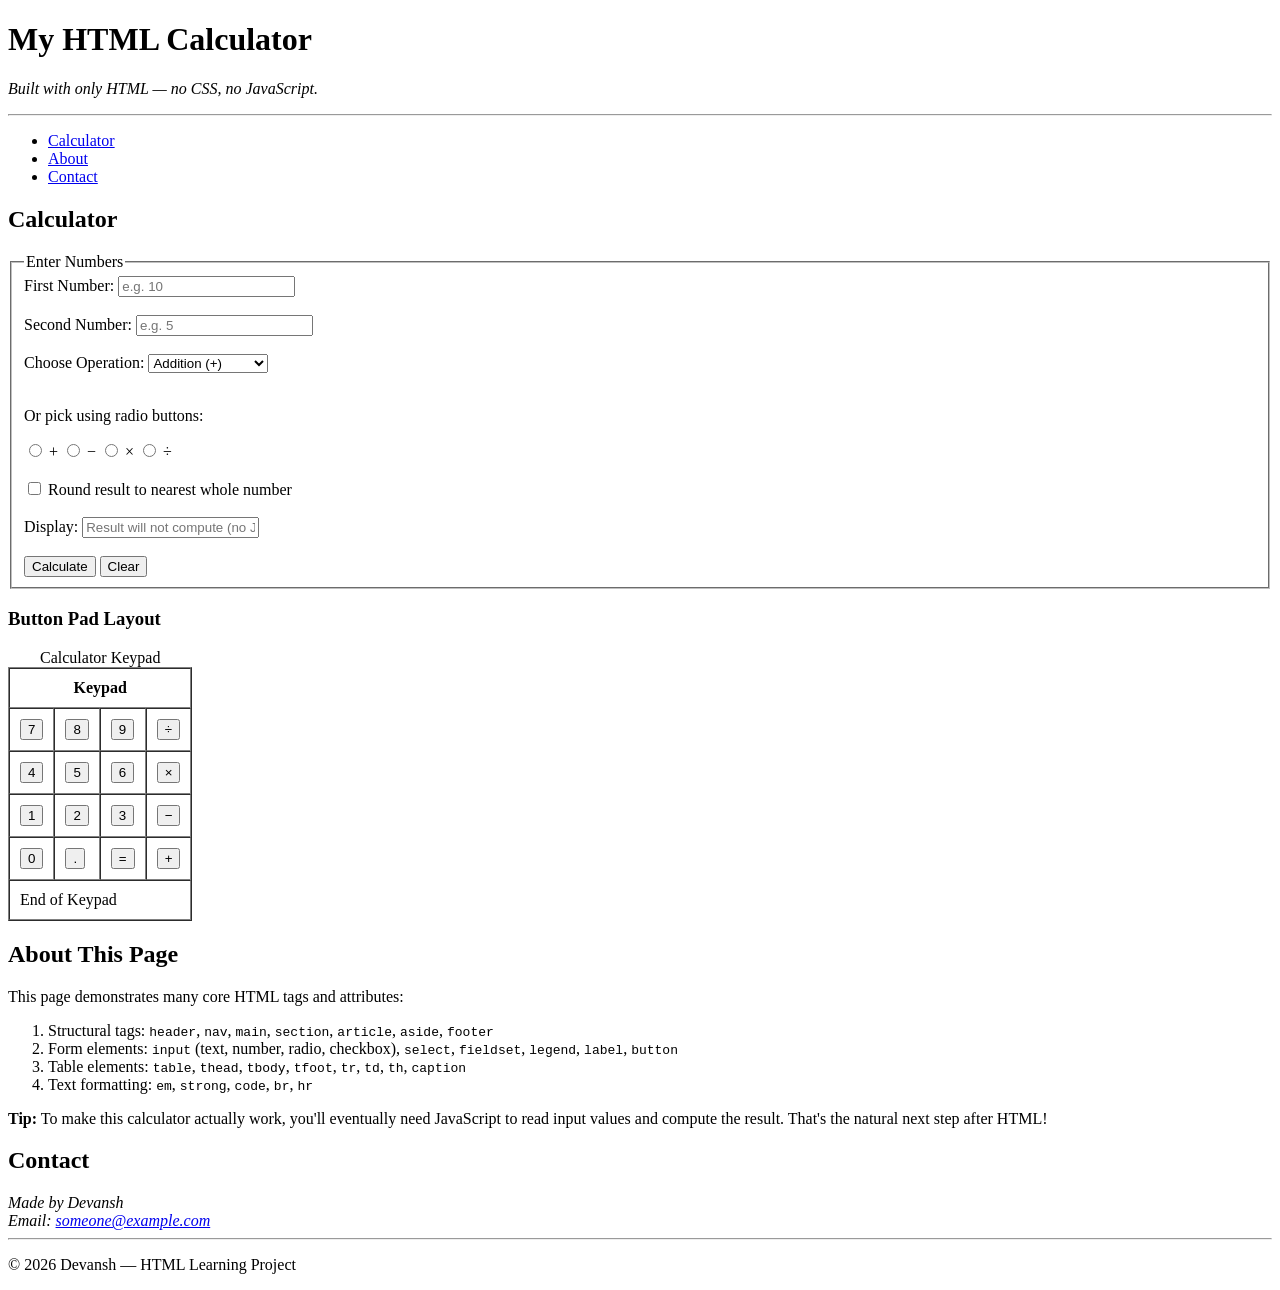
<file: z/calculator.html>
<!DOCTYPE html>
<!-- 
  Pure HTML Calculator (No CSS, No JS)
  Goal: learn as many HTML tags/attributes as possible using a "calculator" as the theme.
  Note: Since there is no JavaScript, the buttons will NOT actually calculate anything.
  This file is purely for practicing HTML structure, tags, and attributes.
-->
<html lang="en">

<head>
    <meta charset="UTF-8">
    <meta name="viewport" content="width=device-width, initial-scale=1.0">
    <meta name="description" content="A pure HTML calculator layout for learning purposes">
    <meta name="author" content="Devansh">
    <title>HTML-Only Calculator</title>
</head>

<body>

    <!-- HEADER SECTION -->
    <header>
        <h1>My HTML Calculator</h1>
        <p><em>Built with only HTML — no CSS, no JavaScript.</em></p>
        <hr>
    </header>

    <!-- NAVIGATION -->
    <nav>
        <ul>
            <li><a href="#calculator-section">Calculator</a></li>
            <li><a href="#about-section">About</a></li>
            <li><a href="#contact-section">Contact</a></li>
        </ul>
    </nav>

    <!-- MAIN CONTENT -->
    <main>

        <section id="calculator-section">
            <h2>Calculator</h2>

            <!-- FORM: the calculator "body" -->
            <form action="#" method="get">
                <fieldset>
                    <legend>Enter Numbers</legend>

                    <label for="num1">First Number:</label>
                    <input type="number" id="num1" name="num1" placeholder="e.g. 10" required>
                    <br><br>

                    <label for="num2">Second Number:</label>
                    <input type="number" id="num2" name="num2" placeholder="e.g. 5" required>
                    <br><br>

                    <label for="operation">Choose Operation:</label>
                    <select id="operation" name="operation">
                        <option value="add">Addition (+)</option>
                        <option value="subtract">Subtraction (−)</option>
                        <option value="multiply">Multiplication (×)</option>
                        <option value="divide">Division (÷)</option>
                    </select>
                    <br><br>

                    <!-- Radio buttons: alternate way to pick operation -->
                    <p>Or pick using radio buttons:</p>
                    <input type="radio" id="opAdd" name="opRadio" value="add">
                    <label for="opAdd">+</label>

                    <input type="radio" id="opSub" name="opRadio" value="subtract">
                    <label for="opSub">−</label>

                    <input type="radio" id="opMul" name="opRadio" value="multiply">
                    <label for="opMul">×</label>

                    <input type="radio" id="opDiv" name="opRadio" value="divide">
                    <label for="opDiv">÷</label>
                    <br><br>

                    <!-- Checkbox: extra option -->
                    <input type="checkbox" id="round" name="round" value="yes">
                    <label for="round">Round result to nearest whole number</label>
                    <br><br>

                    <!-- Display screen (just a readonly text input, no JS to fill it) -->
                    <label for="display">Display:</label>
                    <input type="text" id="display" name="display" readonly
                        placeholder="Result will not compute (no JS)">
                    <br><br>

                    <!-- Buttons -->
                    <button type="submit">Calculate</button>
                    <button type="reset">Clear</button>
                </fieldset>
            </form>

            <!-- BUTTON PAD using a TABLE -->
            <h3>Button Pad Layout</h3>
            <table border="1" cellpadding="10" cellspacing="0">
                <caption>Calculator Keypad</caption>
                <thead>
                    <tr>
                        <th colspan="4">Keypad</th>
                    </tr>
                </thead>
                <tbody>
                    <tr>
                        <td><button type="button">7</button></td>
                        <td><button type="button">8</button></td>
                        <td><button type="button">9</button></td>
                        <td><button type="button">÷</button></td>
                    </tr>
                    <tr>
                        <td><button type="button">4</button></td>
                        <td><button type="button">5</button></td>
                        <td><button type="button">6</button></td>
                        <td><button type="button">×</button></td>
                    </tr>
                    <tr>
                        <td><button type="button">1</button></td>
                        <td><button type="button">2</button></td>
                        <td><button type="button">3</button></td>
                        <td><button type="button">−</button></td>
                    </tr>
                    <tr>
                        <td><button type="button">0</button></td>
                        <td><button type="button">.</button></td>
                        <td><button type="button">=</button></td>
                        <td><button type="button">+</button></td>
                    </tr>
                </tbody>
                <tfoot>
                    <tr>
                        <td colspan="4">End of Keypad</td>
                    </tr>
                </tfoot>
            </table>
        </section>

        <!-- ABOUT SECTION -->
        <section id="about-section">
            <h2>About This Page</h2>
            <article>
                <p>This page demonstrates many core HTML tags and attributes:</p>
                <ol>
                    <li>Structural tags: <code>header</code>, <code>nav</code>, <code>main</code>, <code>section</code>,
                        <code>article</code>, <code>aside</code>, <code>footer</code></li>
                    <li>Form elements: <code>input</code> (text, number, radio, checkbox), <code>select</code>,
                        <code>fieldset</code>, <code>legend</code>, <code>label</code>, <code>button</code></li>
                    <li>Table elements: <code>table</code>, <code>thead</code>, <code>tbody</code>, <code>tfoot</code>,
                        <code>tr</code>, <code>td</code>, <code>th</code>, <code>caption</code></li>
                    <li>Text formatting: <code>em</code>, <code>strong</code>, <code>code</code>, <code>br</code>,
                        <code>hr</code></li>
                </ol>
            </article>

            <aside>
                <p><strong>Tip:</strong> To make this calculator actually work, you'll eventually need JavaScript to
                    read input values and compute the result. That's the natural next step after HTML!</p>
            </aside>
        </section>

        <!-- CONTACT SECTION -->
        <section id="contact-section">
            <h2>Contact</h2>
            <address>
                Made by Devansh <br>
                Email: <a href="mailto:someone@example.com">someone@example.com</a>
            </address>
        </section>

    </main>

    <!-- FOOTER -->
    <footer>
        <hr>
        <p>&copy; 2026 Devansh — HTML Learning Project</p>
    </footer>

</body>

</html>
</file>
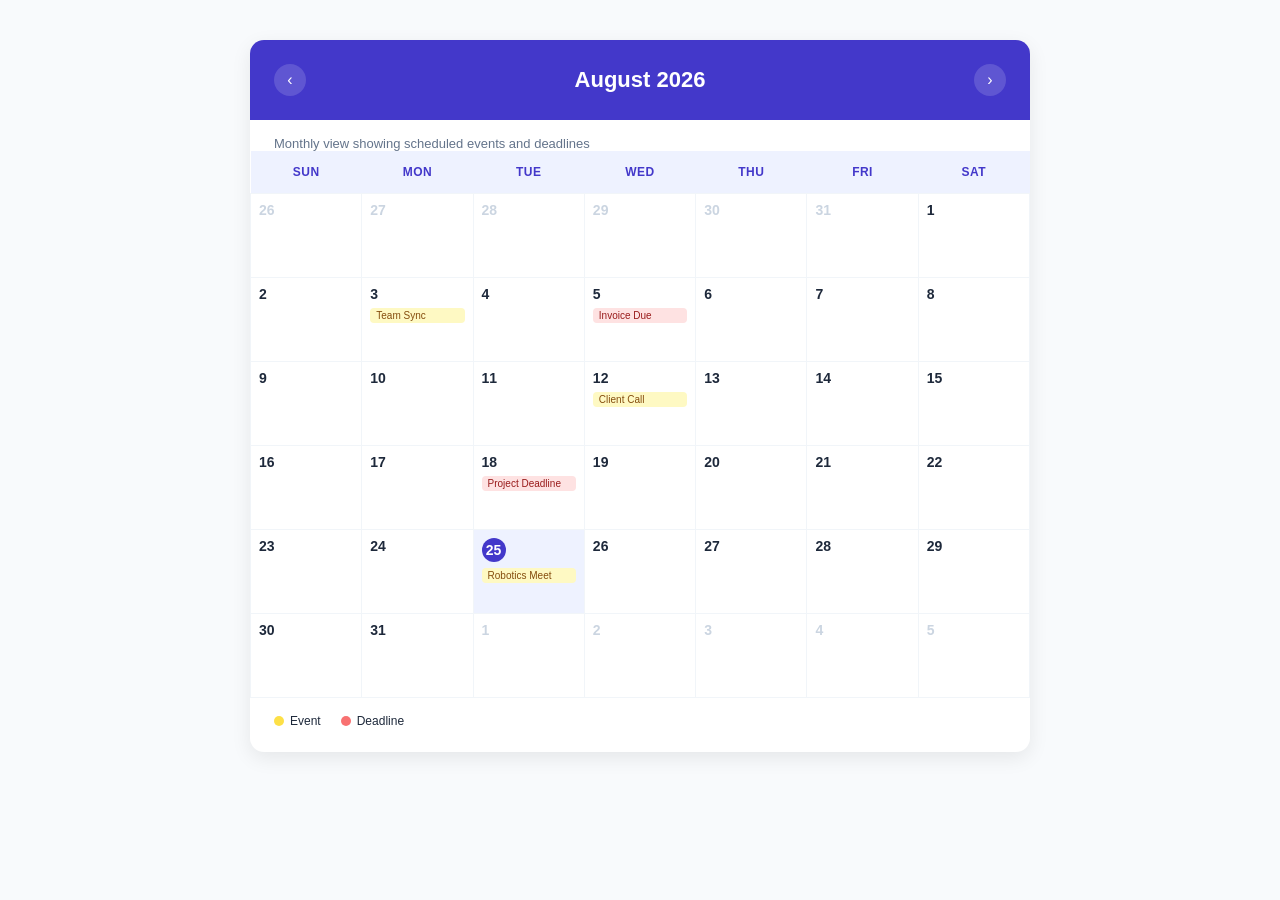
<file: z/calender.html>
<!DOCTYPE html>
<html lang="en">

<head>
    <meta charset="UTF-8">
    <meta name="viewport" content="width=device-width, initial-scale=1.0">
    <title>Calendar - August 2026</title>
    <style>
        * {
            margin: 0;
            padding: 0;
            box-sizing: border-box;
        }

        body {
            font-family: 'Segoe UI', Arial, sans-serif;
            background: #f8fafc;
            color: #1e293b;
            padding: 40px 20px;
        }

        .calendar {
            max-width: 780px;
            margin: 0 auto;
            background: #fff;
            border-radius: 14px;
            box-shadow: 0 6px 20px rgba(0, 0, 0, 0.08);
            overflow: hidden;
        }

        .cal-header {
            background: #4338ca;
            color: #fff;
            padding: 24px;
            display: flex;
            justify-content: space-between;
            align-items: center;
        }

        .cal-header h1 {
            font-size: 22px;
        }

        .cal-header .nav-btn {
            background: rgba(255, 255, 255, 0.15);
            border: none;
            color: #fff;
            width: 32px;
            height: 32px;
            border-radius: 50%;
            font-size: 16px;
            cursor: pointer;
        }

        table {
            width: 100%;
            border-collapse: collapse;
        }

        caption {
            caption-side: top;
            text-align: left;
            padding: 16px 24px 0;
            font-size: 13px;
            color: #64748b;
        }

        thead th {
            padding: 14px 8px;
            background: #eef2ff;
            color: #4338ca;
            font-size: 12px;
            text-transform: uppercase;
            letter-spacing: 0.5px;
        }

        tbody td {
            height: 84px;
            width: 14.28%;
            vertical-align: top;
            padding: 8px;
            border: 1px solid #f1f5f9;
            font-size: 14px;
        }

        tbody td.muted {
            color: #cbd5e1;
        }

        tbody td.today {
            background: #eef2ff;
        }

        tbody td.today .day-num {
            background: #4338ca;
            color: #fff;
            border-radius: 50%;
            width: 24px;
            height: 24px;
            display: inline-flex;
            align-items: center;
            justify-content: center;
        }

        .day-num {
            font-weight: 600;
        }

        .event {
            display: block;
            margin-top: 6px;
            background: #fef9c3;
            color: #854d0e;
            font-size: 10px;
            padding: 2px 6px;
            border-radius: 4px;
            white-space: nowrap;
            overflow: hidden;
            text-overflow: ellipsis;
        }

        .event.deadline {
            background: #fee2e2;
            color: #991b1b;
        }

        .legend {
            display: flex;
            gap: 20px;
            padding: 16px 24px 24px;
            font-size: 12px;
            flex-wrap: wrap;
        }

        .legend span {
            display: flex;
            align-items: center;
            gap: 6px;
        }

        .legend i {
            width: 10px;
            height: 10px;
            border-radius: 50%;
            display: inline-block;
        }

        .dot-event {
            background: #fde047;
        }

        .dot-deadline {
            background: #f87171;
        }
    </style>
</head>

<body>

    <div class="calendar">

        <div class="cal-header">
            <button class="nav-btn" aria-label="Previous month">&#8249;</button>
            <h1>August 2026</h1>
            <button class="nav-btn" aria-label="Next month">&#8250;</button>
        </div>

        <table>
            <caption>Monthly view showing scheduled events and deadlines</caption>
            <thead>
                <tr>
                    <th scope="col">Sun</th>
                    <th scope="col">Mon</th>
                    <th scope="col">Tue</th>
                    <th scope="col">Wed</th>
                    <th scope="col">Thu</th>
                    <th scope="col">Fri</th>
                    <th scope="col">Sat</th>
                </tr>
            </thead>
            <tbody>
                <tr>
                    <td class="muted"><span class="day-num">26</span></td>
                    <td class="muted"><span class="day-num">27</span></td>
                    <td class="muted"><span class="day-num">28</span></td>
                    <td class="muted"><span class="day-num">29</span></td>
                    <td class="muted"><span class="day-num">30</span></td>
                    <td class="muted"><span class="day-num">31</span></td>
                    <td><span class="day-num">1</span></td>
                </tr>
                <tr>
                    <td><span class="day-num">2</span></td>
                    <td><span class="day-num">3</span><span class="event">Team Sync</span></td>
                    <td><span class="day-num">4</span></td>
                    <td><span class="day-num">5</span><span class="event deadline">Invoice Due</span></td>
                    <td><span class="day-num">6</span></td>
                    <td><span class="day-num">7</span></td>
                    <td><span class="day-num">8</span></td>
                </tr>
                <tr>
                    <td><span class="day-num">9</span></td>
                    <td><span class="day-num">10</span></td>
                    <td><span class="day-num">11</span></td>
                    <td><span class="day-num">12</span><span class="event">Client Call</span></td>
                    <td><span class="day-num">13</span></td>
                    <td><span class="day-num">14</span></td>
                    <td><span class="day-num">15</span></td>
                </tr>
                <tr>
                    <td><span class="day-num">16</span></td>
                    <td><span class="day-num">17</span></td>
                    <td><span class="day-num">18</span><span class="event deadline">Project Deadline</span></td>
                    <td><span class="day-num">19</span></td>
                    <td><span class="day-num">20</span></td>
                    <td><span class="day-num">21</span></td>
                    <td><span class="day-num">22</span></td>
                </tr>
                <tr>
                    <td><span class="day-num">23</span></td>
                    <td><span class="day-num">24</span></td>
                    <td class="today"><span class="day-num">25</span><span class="event">Robotics Meet</span></td>
                    <td><span class="day-num">26</span></td>
                    <td><span class="day-num">27</span></td>
                    <td><span class="day-num">28</span></td>
                    <td><span class="day-num">29</span></td>
                </tr>
                <tr>
                    <td><span class="day-num">30</span></td>
                    <td><span class="day-num">31</span></td>
                    <td class="muted"><span class="day-num">1</span></td>
                    <td class="muted"><span class="day-num">2</span></td>
                    <td class="muted"><span class="day-num">3</span></td>
                    <td class="muted"><span class="day-num">4</span></td>
                    <td class="muted"><span class="day-num">5</span></td>
                </tr>
            </tbody>
        </table>

        <div class="legend">
            <span><i class="dot-event"></i> Event</span>
            <span><i class="dot-deadline"></i> Deadline</span>
        </div>

    </div>

</body>

</html>
</file>
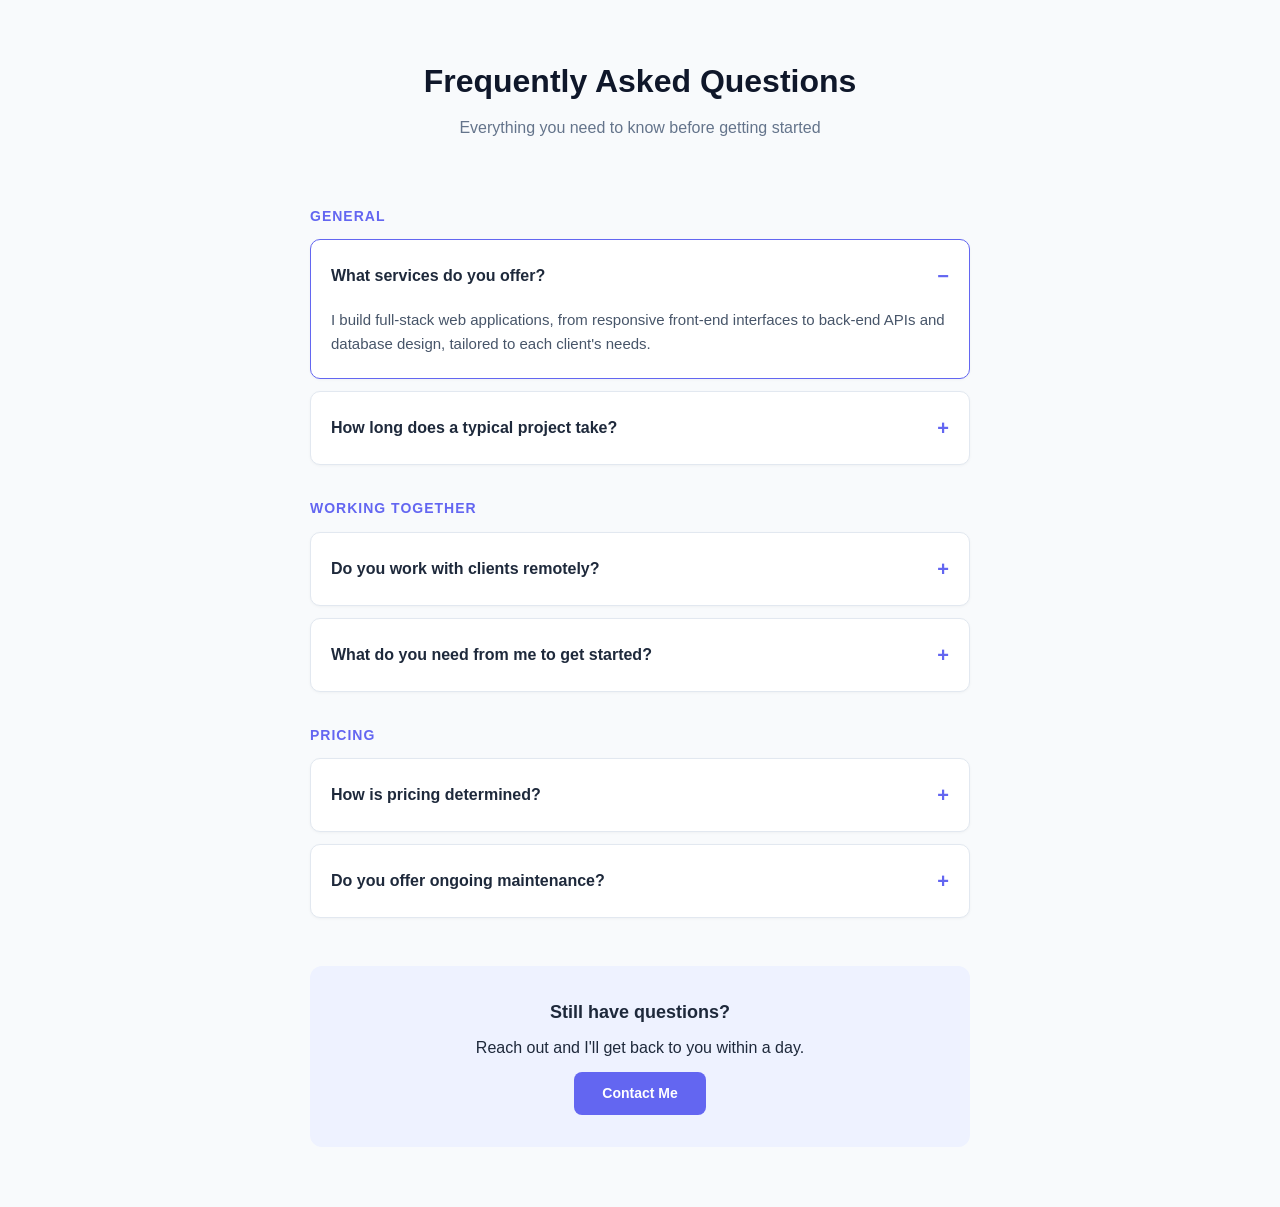
<file: z/faq.html>
<!DOCTYPE html>
<html lang="en">
<head>
<meta charset="UTF-8">
<meta name="viewport" content="width=device-width, initial-scale=1.0">
<title>Frequently Asked Questions</title>
<style>
  * {
    margin: 0;
    padding: 0;
    box-sizing: border-box;
  }

  body {
    font-family: 'Segoe UI', Arial, sans-serif;
    background: #f8fafc;
    color: #1e293b;
    line-height: 1.6;
  }

  header {
    text-align: center;
    padding: 56px 20px 32px;
  }

  header h1 {
    font-size: 32px;
    color: #0f172a;
  }

  header p {
    color: #64748b;
    margin-top: 8px;
  }

  main {
    max-width: 700px;
    margin: 0 auto;
    padding: 0 20px 60px;
  }

  .category-title {
    font-size: 14px;
    text-transform: uppercase;
    letter-spacing: 1px;
    color: #6366f1;
    font-weight: 700;
    margin: 32px 0 12px;
  }

  details {
    background: #ffffff;
    border: 1px solid #e2e8f0;
    border-radius: 10px;
    margin-bottom: 12px;
    padding: 4px 20px;
    box-shadow: 0 1px 3px rgba(0,0,0,0.04);
  }

  details[open] {
    border-color: #6366f1;
  }

  summary {
    cursor: pointer;
    font-weight: 600;
    padding: 16px 0;
    list-style: none;
    display: flex;
    justify-content: space-between;
    align-items: center;
  }

  summary::-webkit-details-marker {
    display: none;
  }

  summary::after {
    content: "+";
    font-size: 20px;
    color: #6366f1;
    transition: transform 0.2s ease;
  }

  details[open] summary::after {
    content: "\2212";
  }

  details p {
    padding-bottom: 18px;
    color: #475569;
    font-size: 15px;
  }

  details ul {
    padding: 0 0 18px 20px;
    color: #475569;
    font-size: 15px;
  }

  .contact {
    text-align: center;
    margin-top: 48px;
    padding: 32px;
    background: #eef2ff;
    border-radius: 12px;
  }

  .contact h2 {
    font-size: 18px;
    color: #1e293b;
    margin-bottom: 8px;
  }

  .contact a {
    display: inline-block;
    margin-top: 12px;
    background: #6366f1;
    color: #fff;
    padding: 10px 28px;
    border-radius: 8px;
    text-decoration: none;
    font-weight: 600;
    font-size: 14px;
  }
</style>
</head>
<body>

<header>
  <h1>Frequently Asked Questions</h1>
  <p>Everything you need to know before getting started</p>
</header>

<main>

  <p class="category-title">General</p>

  <details open>
    <summary>What services do you offer?</summary>
    <p>
      I build full-stack web applications, from responsive front-end interfaces to
      back-end APIs and database design, tailored to each client's needs.
    </p>
  </details>

  <details>
    <summary>How long does a typical project take?</summary>
    <p>
      Most projects take between two and six weeks depending on scope, from a simple
      landing page to a full application with authentication and a database.
    </p>
  </details>

  <p class="category-title">Working Together</p>

  <details>
    <summary>Do you work with clients remotely?</summary>
    <p>
      Yes, all projects are handled remotely with regular updates over email or
      video calls, and progress shared through a shared repository or staging link.
    </p>
  </details>

  <details>
    <summary>What do you need from me to get started?</summary>
    <ul>
      <li>A short brief describing your goals</li>
      <li>Any existing brand assets (logo, colors, fonts)</li>
      <li>Examples of sites or designs you like</li>
      <li>A rough timeline or deadline</li>
    </ul>
  </details>

  <p class="category-title">Pricing</p>

  <details>
    <summary>How is pricing determined?</summary>
    <p>
      Pricing depends on project scope and complexity. I provide a fixed quote after
      an initial consultation, so there are no surprises along the way.
    </p>
  </details>

  <details>
    <summary>Do you offer ongoing maintenance?</summary>
    <p>
      Yes, maintenance and support packages are available after launch for updates,
      bug fixes, and small feature additions.
    </p>
  </details>

  <div class="contact">
    <h2>Still have questions?</h2>
    <p>Reach out and I'll get back to you within a day.</p>
    <a href="#">Contact Me</a>
  </div>

</main>

</body>
</html>
</file>
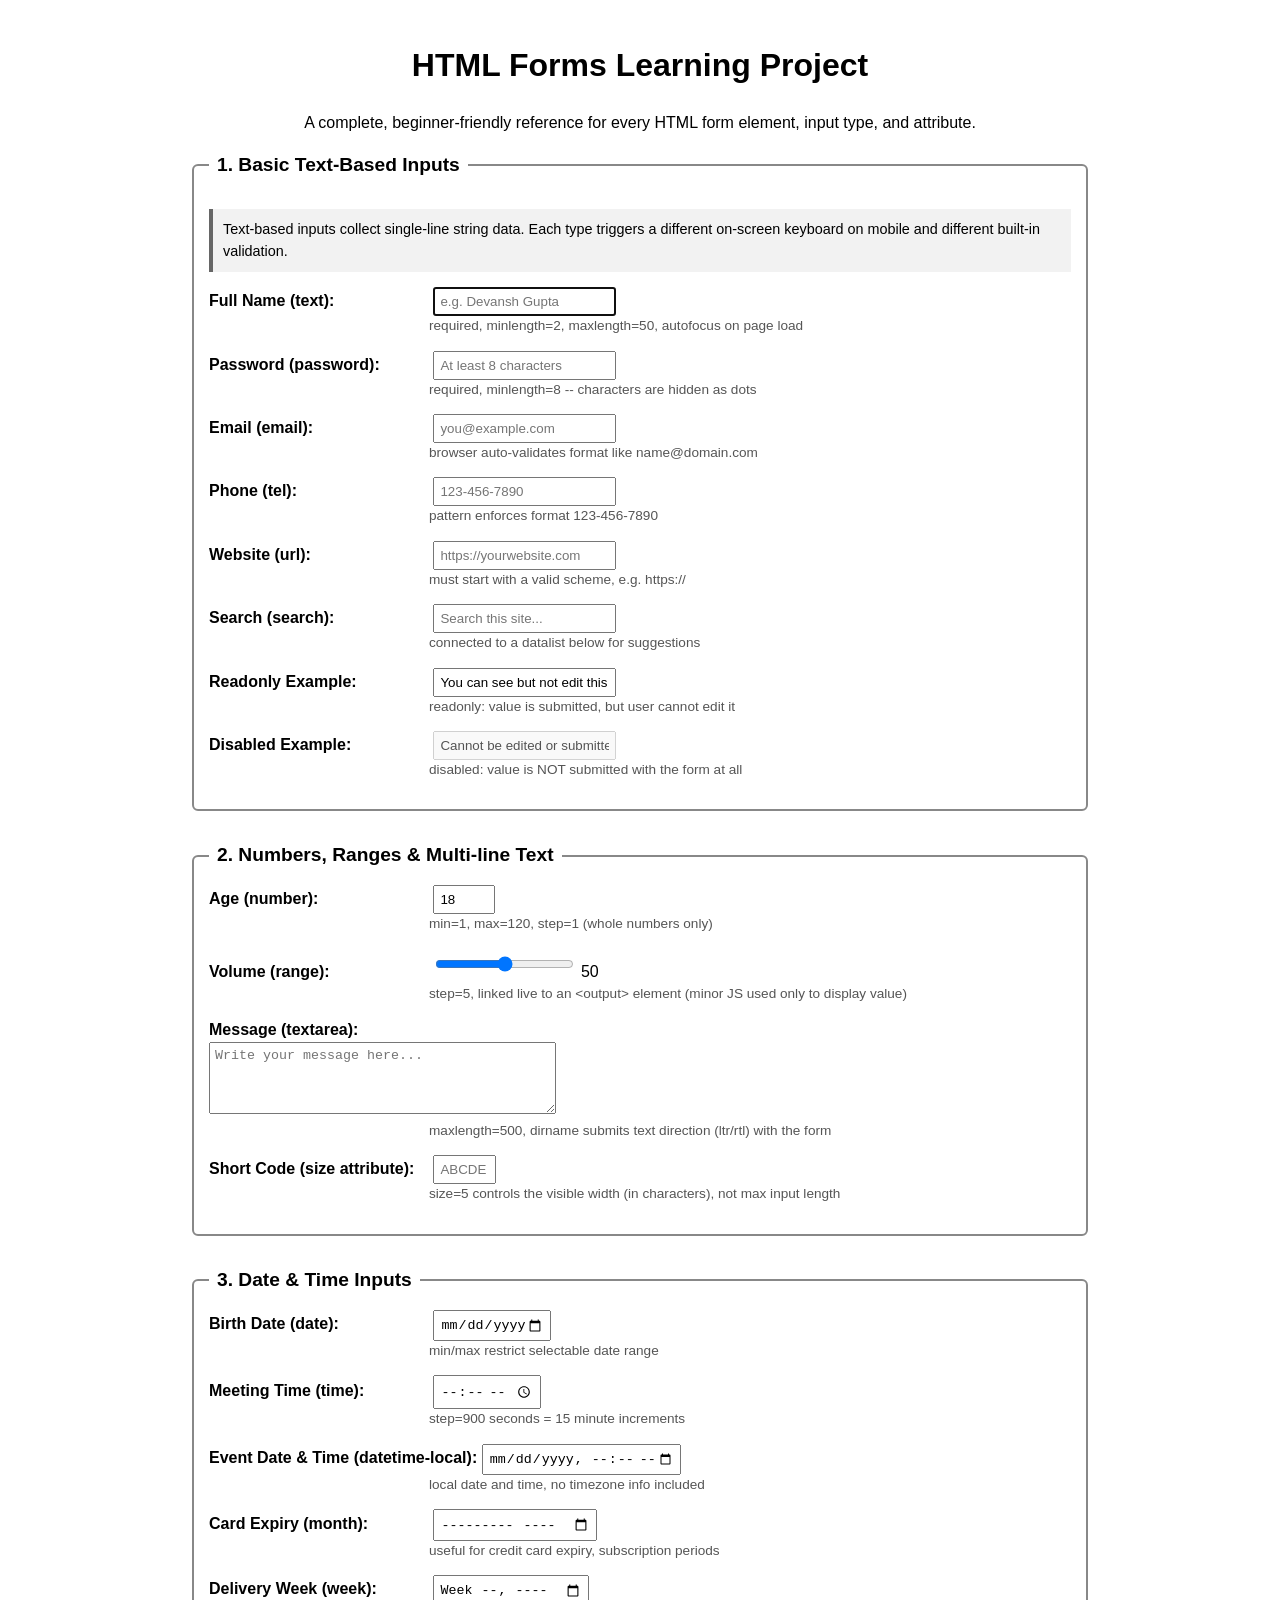
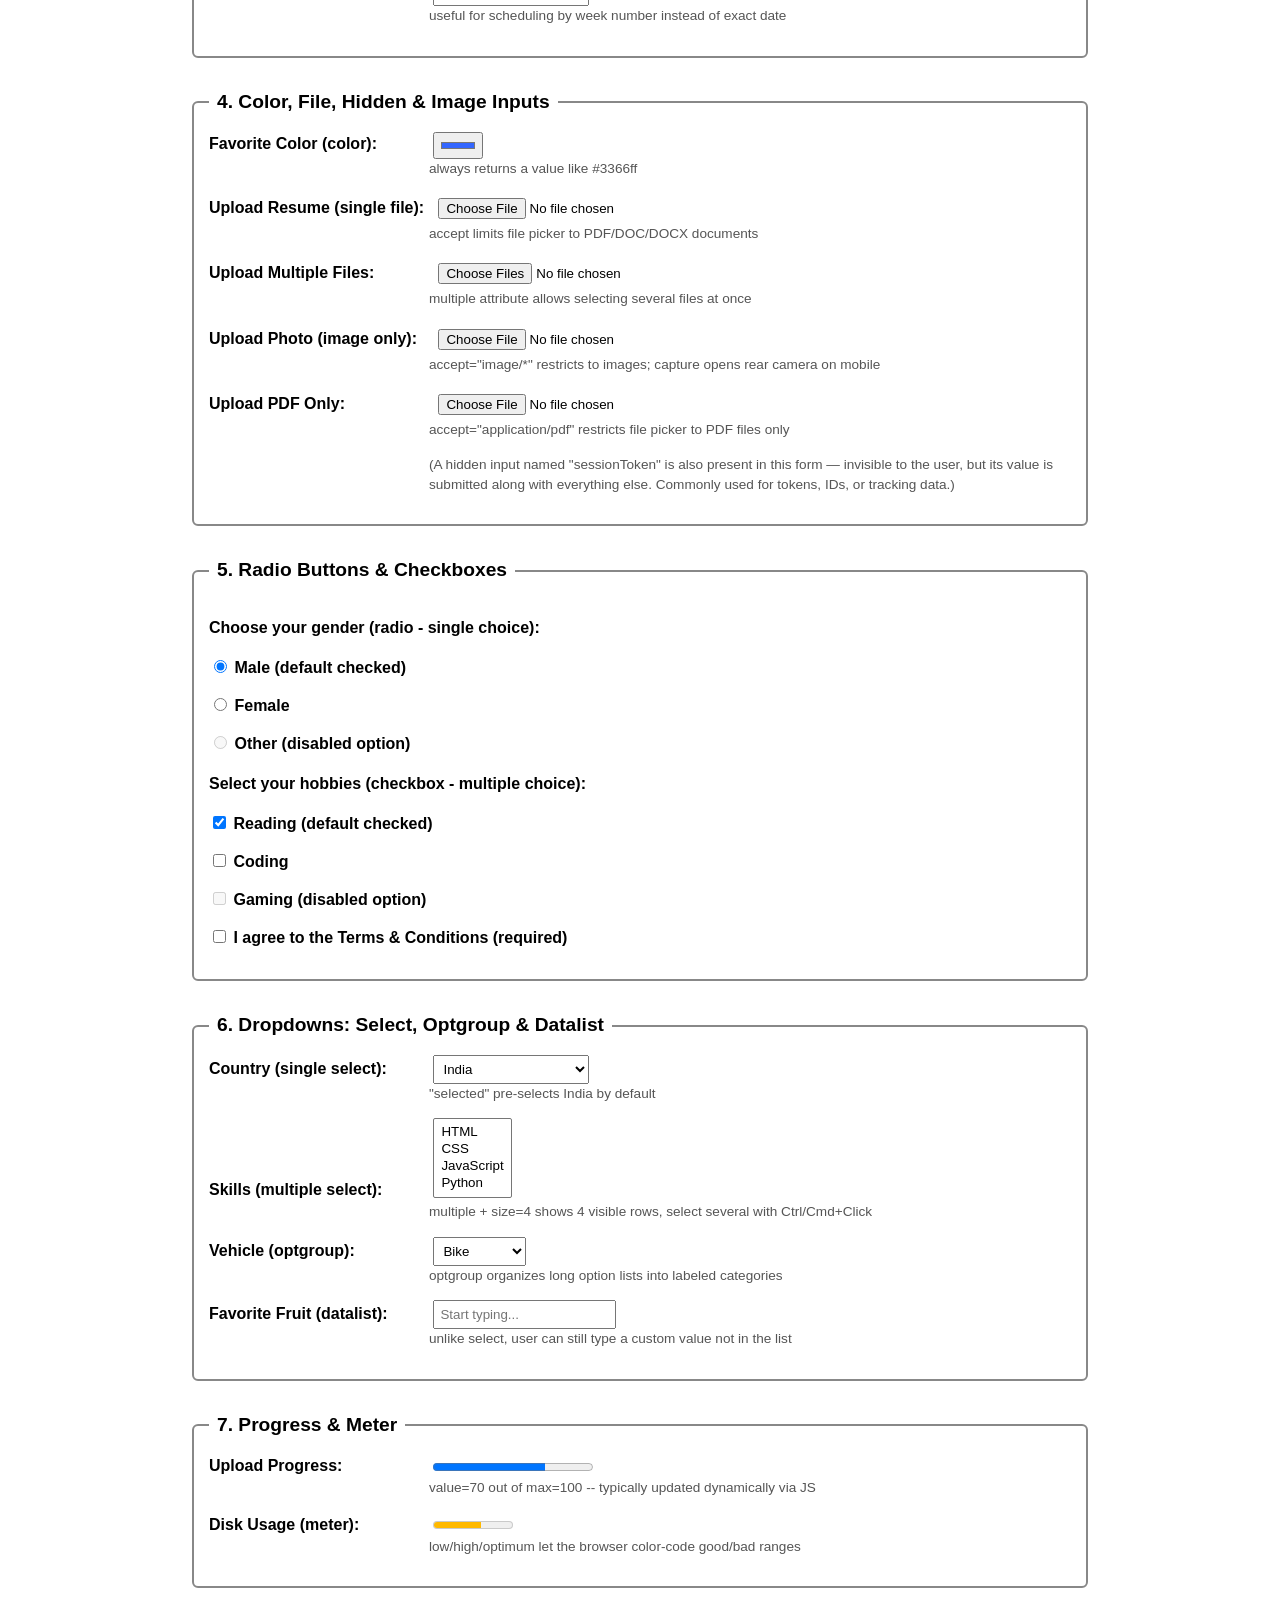
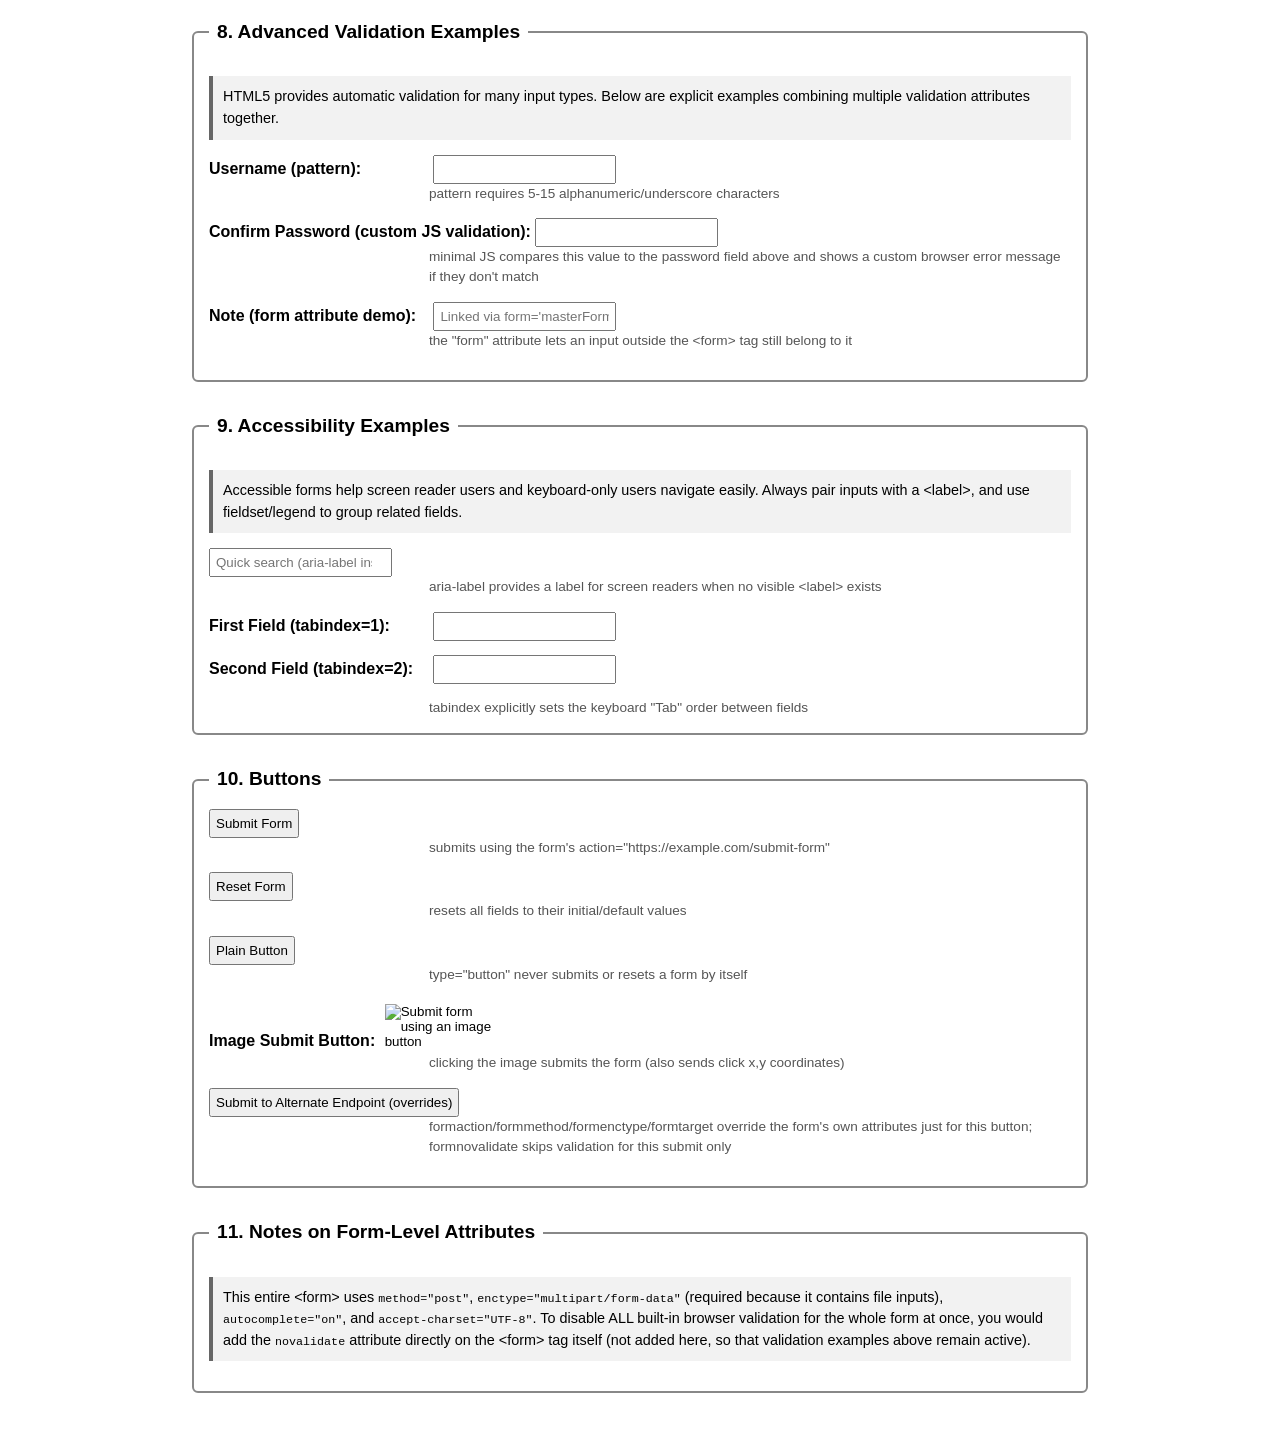
<file: z/from.html>
<!DOCTYPE html>
<html lang="en">

<head>
    <meta charset="UTF-8">
    <meta name="viewport" content="width=device-width, initial-scale=1.0">
    <title>HTML Forms Learning Project - Complete Reference</title>
    <style>
        /* Minimal styling only for readability - not a CSS framework */
        body {
            font-family: Arial, sans-serif;
            max-width: 900px;
            margin: 0 auto;
            padding: 20px;
            line-height: 1.5;
        }

        fieldset {
            margin-bottom: 30px;
            padding: 15px;
            border: 2px solid #888;
            border-radius: 6px;
        }

        legend {
            font-weight: bold;
            font-size: 1.2em;
            padding: 0 8px;
        }

        .field-row {
            margin-bottom: 14px;
        }

        label {
            display: inline-block;
            min-width: 220px;
            font-weight: 600;
        }

        .hint {
            display: block;
            color: #555;
            font-size: 0.85em;
            margin-left: 220px;
        }

        input,
        select,
        textarea,
        button {
            padding: 5px;
        }

        h1 {
            text-align: center;
        }

        .section-note {
            background: #f2f2f2;
            padding: 10px;
            border-left: 4px solid #666;
            margin-bottom: 15px;
            font-size: 0.9em;
        }
    </style>
</head>

<body>

    <h1>HTML Forms Learning Project</h1>
    <p style="text-align:center;">A complete, beginner-friendly reference for every HTML form element, input type, and
        attribute.</p>

    <!--
=========================================================================
MAIN FORM
-------------------------------------------------------------------------
The <form> element is the container for all form controls.

Form-level attributes demonstrated here:
- action        : URL where form data is sent on submit (using a dummy endpoint)
- method        : HTTP method used to send data (get or post)
- enctype       : how data is encoded when method="post" (needed for file uploads)
- target        : where to display the response (_self, _blank, _parent, _top)
- autocomplete  : whether browser should suggest previously entered values
- novalidate    : disables built-in browser validation for the WHOLE form
- accept-charset: character encodings accepted by the server
- name          : name of the form itself (useful for scripting/DOM access)

NOTE: action points to "https://example.com/submit-form" as a placeholder.
Since this is a static demo, submitting will attempt to navigate there.
=========================================================================
-->
    <form action="https://example.com/submit-form" method="post" enctype="multipart/form-data" target="_self"
        autocomplete="on" accept-charset="UTF-8" name="masterForm" id="masterForm">

        <!-- =====================================================================
         SECTION 1: BASIC TEXT-BASED INPUTS
         Used for: names, passwords, emails, phone numbers, links, search bars.
         Demonstrates: required, placeholder, minlength, maxlength, pattern,
         readonly, disabled, autocomplete, autofocus, spellcheck, inputmode.
    ====================================================================== -->
        <fieldset>
            <legend>1. Basic Text-Based Inputs</legend>
            <p class="section-note">
                Text-based inputs collect single-line string data. Each type triggers
                a different on-screen keyboard on mobile and different built-in validation.
            </p>

            <!-- text: generic single-line text -->
            <div class="field-row">
                <label for="fullName">Full Name (text):</label>
                <input type="text" id="fullName" name="fullName" placeholder="e.g. Devansh Gupta" required minlength="2"
                    maxlength="50" autocomplete="name" autofocus spellcheck="true">
                <span class="hint">required, minlength=2, maxlength=50, autofocus on page load</span>
            </div>

            <!-- password: masks input characters -->
            <div class="field-row">
                <label for="userPassword">Password (password):</label>
                <input type="password" id="userPassword" name="userPassword" placeholder="At least 8 characters"
                    required minlength="8" maxlength="30" autocomplete="new-password">
                <span class="hint">required, minlength=8 -- characters are hidden as dots</span>
            </div>

            <!-- email: validates basic email format automatically -->
            <div class="field-row">
                <label for="userEmail">Email (email):</label>
                <input type="email" id="userEmail" name="userEmail" placeholder="you@example.com" required
                    multiple="false" autocomplete="email">
                <span class="hint">browser auto-validates format like name@domain.com</span>
            </div>

            <!-- tel: telephone number, no automatic format validation, so pattern is used -->
            <div class="field-row">
                <label for="userPhone">Phone (tel):</label>
                <input type="tel" id="userPhone" name="userPhone" placeholder="123-456-7890"
                    pattern="[0-9]{3}-[0-9]{3}-[0-9]{4}" inputmode="tel" autocomplete="tel">
                <span class="hint">pattern enforces format 123-456-7890</span>
            </div>

            <!-- url: validates that value looks like a valid URL -->
            <div class="field-row">
                <label for="userWebsite">Website (url):</label>
                <input type="url" id="userWebsite" name="userWebsite" placeholder="https://yourwebsite.com"
                    autocomplete="url">
                <span class="hint">must start with a valid scheme, e.g. https://</span>
            </div>

            <!-- search: styled like a search box, shows a clear (x) button in most browsers -->
            <div class="field-row">
                <label for="siteSearch">Search (search):</label>
                <input type="search" id="siteSearch" name="siteSearch" placeholder="Search this site..."
                    list="searchSuggestions">
                <span class="hint">connected to a datalist below for suggestions</span>
            </div>

            <!-- readonly vs disabled demonstration -->
            <div class="field-row">
                <label for="readonlyField">Readonly Example:</label>
                <input type="text" id="readonlyField" name="readonlyField" value="You can see but not edit this"
                    readonly>
                <span class="hint">readonly: value is submitted, but user cannot edit it</span>
            </div>

            <div class="field-row">
                <label for="disabledField">Disabled Example:</label>
                <input type="text" id="disabledField" name="disabledField" value="Cannot be edited or submitted"
                    disabled>
                <span class="hint">disabled: value is NOT submitted with the form at all</span>
            </div>
        </fieldset>

        <!-- =====================================================================
         SECTION 2: NUMBER, RANGE & TEXTAREA
         Used for: quantities, ages, sliders, multi-line messages.
         Demonstrates: min, max, step, size, dirname.
    ====================================================================== -->
        <fieldset>
            <legend>2. Numbers, Ranges &amp; Multi-line Text</legend>

            <!-- number: only accepts numeric input, spinners appear in most browsers -->
            <div class="field-row">
                <label for="userAge">Age (number):</label>
                <input type="number" id="userAge" name="userAge" min="1" max="120" step="1" value="18" required>
                <span class="hint">min=1, max=120, step=1 (whole numbers only)</span>
            </div>

            <!-- range: slider input, visually different from number but same underlying value -->
            <div class="field-row">
                <label for="volumeLevel">Volume (range):</label>
                <input type="range" id="volumeLevel" name="volumeLevel" min="0" max="100" step="5" value="50"
                    oninput="volumeOutput.value = volumeLevel.value">
                <!-- output: displays live calculated/linked result of the range slider -->
                <output name="volumeOutput" id="volumeOutput" for="volumeLevel">50</output>
                <span class="hint">step=5, linked live to an &lt;output&gt; element (minor JS used only to display
                    value)</span>
            </div>

            <!-- textarea: multi-line free text input -->
            <div class="field-row">
                <label for="userMessage">Message (textarea):</label><br>
                <textarea id="userMessage" name="userMessage" rows="4" cols="40"
                    placeholder="Write your message here..." maxlength="500" dirname="userMessage.dir"
                    spellcheck="true"></textarea>
                <span class="hint">maxlength=500, dirname submits text direction (ltr/rtl) with the form</span>
            </div>

            <!-- size attribute demonstration on a text input (visible width in characters) -->
            <div class="field-row">
                <label for="shortCode">Short Code (size attribute):</label>
                <input type="text" id="shortCode" name="shortCode" size="5" maxlength="5" placeholder="ABCDE">
                <span class="hint">size=5 controls the visible width (in characters), not max input length</span>
            </div>
        </fieldset>

        <!-- =====================================================================
         SECTION 3: DATE & TIME INPUTS
         Used for: birthdays, appointment scheduling, event planning.
    ====================================================================== -->
        <fieldset>
            <legend>3. Date &amp; Time Inputs</legend>

            <!-- date: opens a date picker calendar -->
            <div class="field-row">
                <label for="birthDate">Birth Date (date):</label>
                <input type="date" id="birthDate" name="birthDate" min="1900-01-01" max="2025-12-31" required>
                <span class="hint">min/max restrict selectable date range</span>
            </div>

            <!-- time: opens a time picker -->
            <div class="field-row">
                <label for="meetingTime">Meeting Time (time):</label>
                <input type="time" id="meetingTime" name="meetingTime" min="09:00" max="18:00" step="900">
                <span class="hint">step=900 seconds = 15 minute increments</span>
            </div>

            <!-- datetime-local: combines date and time picker, no timezone included -->
            <div class="field-row">
                <label for="eventDateTime">Event Date &amp; Time (datetime-local):</label>
                <input type="datetime-local" id="eventDateTime" name="eventDateTime" min="2025-01-01T00:00"
                    max="2026-12-31T23:59">
                <span class="hint">local date and time, no timezone info included</span>
            </div>

            <!-- month: picks a year + month only -->
            <div class="field-row">
                <label for="expiryMonth">Card Expiry (month):</label>
                <input type="month" id="expiryMonth" name="expiryMonth" min="2025-01">
                <span class="hint">useful for credit card expiry, subscription periods</span>
            </div>

            <!-- week: picks a year + week number -->
            <div class="field-row">
                <label for="deliveryWeek">Delivery Week (week):</label>
                <input type="week" id="deliveryWeek" name="deliveryWeek">
                <span class="hint">useful for scheduling by week number instead of exact date</span>
            </div>
        </fieldset>

        <!-- =====================================================================
         SECTION 4: COLOR, FILE, HIDDEN & IMAGE INPUTS
    ====================================================================== -->
        <fieldset>
            <legend>4. Color, File, Hidden &amp; Image Inputs</legend>

            <!-- color: opens a native color picker, always returns a hex value -->
            <div class="field-row">
                <label for="favColor">Favorite Color (color):</label>
                <input type="color" id="favColor" name="favColor" value="#3366ff">
                <span class="hint">always returns a value like #3366ff</span>
            </div>

            <!-- file: single file upload -->
            <div class="field-row">
                <label for="singleFile">Upload Resume (single file):</label>
                <input type="file" id="singleFile" name="singleFile" accept=".pdf,.doc,.docx">
                <span class="hint">accept limits file picker to PDF/DOC/DOCX documents</span>
            </div>

            <!-- file with multiple: allows selecting more than one file -->
            <div class="field-row">
                <label for="multipleFiles">Upload Multiple Files:</label>
                <input type="file" id="multipleFiles" name="multipleFiles" multiple accept=".pdf,.txt,.doc,.docx">
                <span class="hint">multiple attribute allows selecting several files at once</span>
            </div>

            <!-- file with accept="image/*": restricts to image files only, plus capture for mobile camera -->
            <div class="field-row">
                <label for="imageOnlyFile">Upload Photo (image only):</label>
                <input type="file" id="imageOnlyFile" name="imageOnlyFile" accept="image/*" capture="environment">
                <span class="hint">accept="image/*" restricts to images; capture opens rear camera on mobile</span>
            </div>

            <!-- file restricted specifically to PDF -->
            <div class="field-row">
                <label for="pdfOnlyFile">Upload PDF Only:</label>
                <input type="file" id="pdfOnlyFile" name="pdfOnlyFile" accept="application/pdf">
                <span class="hint">accept="application/pdf" restricts file picker to PDF files only</span>
            </div>

            <!-- hidden: not visible to user, but value is submitted with the form -->
            <input type="hidden" id="sessionToken" name="sessionToken" value="abc123xyz789">
            <div class="field-row">
                <span class="hint">(A hidden input named "sessionToken" is also present in this form —
                    invisible to the user, but its value is submitted along with everything else.
                    Commonly used for tokens, IDs, or tracking data.)</span>
            </div>
        </fieldset>

        <!-- =====================================================================
         SECTION 5: RADIO BUTTONS & CHECKBOXES
         Used for: single-choice selections (radio) vs multi-choice (checkbox).
         Demonstrates: checked, disabled, grouping via shared "name".
    ====================================================================== -->
        <fieldset>
            <legend>5. Radio Buttons &amp; Checkboxes</legend>

            <!-- Radio buttons: only ONE option per shared "name" can be selected -->
            <p><strong>Choose your gender (radio - single choice):</strong></p>
            <div class="field-row">
                <input type="radio" id="genderMale" name="gender" value="male" checked>
                <label for="genderMale" style="min-width:auto;">Male (default checked)</label>
            </div>
            <div class="field-row">
                <input type="radio" id="genderFemale" name="gender" value="female">
                <label for="genderFemale" style="min-width:auto;">Female</label>
            </div>
            <div class="field-row">
                <input type="radio" id="genderOther" name="gender" value="other" disabled>
                <label for="genderOther" style="min-width:auto;">Other (disabled option)</label>
            </div>

            <!-- Checkboxes: MULTIPLE options can be selected independently -->
            <p><strong>Select your hobbies (checkbox - multiple choice):</strong></p>
            <div class="field-row">
                <input type="checkbox" id="hobbyReading" name="hobbies" value="reading" checked>
                <label for="hobbyReading" style="min-width:auto;">Reading (default checked)</label>
            </div>
            <div class="field-row">
                <input type="checkbox" id="hobbyCoding" name="hobbies" value="coding">
                <label for="hobbyCoding" style="min-width:auto;">Coding</label>
            </div>
            <div class="field-row">
                <input type="checkbox" id="hobbyGaming" name="hobbies" value="gaming" disabled>
                <label for="hobbyGaming" style="min-width:auto;">Gaming (disabled option)</label>
            </div>

            <!-- Single standalone checkbox: e.g. terms and conditions agreement -->
            <div class="field-row">
                <input type="checkbox" id="agreeTerms" name="agreeTerms" value="yes" required>
                <label for="agreeTerms" style="min-width:auto;">I agree to the Terms &amp; Conditions (required)</label>
            </div>
        </fieldset>

        <!-- =====================================================================
         SECTION 6: DROPDOWNS - SELECT, OPTION, OPTGROUP, DATALIST
    ====================================================================== -->
        <fieldset>
            <legend>6. Dropdowns: Select, Optgroup &amp; Datalist</legend>

            <!-- select + option: single selection dropdown -->
            <div class="field-row">
                <label for="country">Country (single select):</label>
                <select id="country" name="country" required>
                    <option value="">-- Select a Country --</option>
                    <option value="india" selected>India</option>
                    <option value="usa">United States</option>
                    <option value="uk">United Kingdom</option>
                </select>
                <span class="hint">"selected" pre-selects India by default</span>
            </div>

            <!-- select with multiple: allows choosing more than one option (ctrl/cmd + click) -->
            <div class="field-row">
                <label for="skills">Skills (multiple select):</label>
                <select id="skills" name="skills" multiple size="4">
                    <option value="html">HTML</option>
                    <option value="css">CSS</option>
                    <option value="js">JavaScript</option>
                    <option value="python">Python</option>
                </select>
                <span class="hint">multiple + size=4 shows 4 visible rows, select several with Ctrl/Cmd+Click</span>
            </div>

            <!-- select with optgroup: groups related options under labeled headings -->
            <div class="field-row">
                <label for="vehicle">Vehicle (optgroup):</label>
                <select id="vehicle" name="vehicle">
                    <optgroup label="Two Wheelers">
                        <option value="bike">Bike</option>
                        <option value="scooter">Scooter</option>
                    </optgroup>
                    <optgroup label="Four Wheelers">
                        <option value="car">Car</option>
                        <option value="suv">SUV</option>
                    </optgroup>
                </select>
                <span class="hint">optgroup organizes long option lists into labeled categories</span>
            </div>

            <!-- datalist: gives free-text input with autocomplete-like suggestions -->
            <div class="field-row">
                <label for="favoriteFruit">Favorite Fruit (datalist):</label>
                <input type="text" id="favoriteFruit" name="favoriteFruit" list="fruitOptions"
                    placeholder="Start typing...">
                <datalist id="fruitOptions">
                    <option value="Apple">
                    <option value="Banana">
                    <option value="Mango">
                    <option value="Orange">
                </datalist>
                <span class="hint">unlike select, user can still type a custom value not in the list</span>
            </div>

            <!-- datalist reused for search box in Section 1 -->
            <datalist id="searchSuggestions">
                <option value="HTML Forms">
                <option value="CSS Grid">
                <option value="JavaScript Basics">
            </datalist>
        </fieldset>

        <!-- =====================================================================
         SECTION 7: PROGRESS & METER
         Used for: showing task completion (progress) vs a value within a
         known range, like disk usage or ratings (meter).
    ====================================================================== -->
        <fieldset>
            <legend>7. Progress &amp; Meter</legend>

            <!-- progress: represents completion of a task, e.g. file upload percentage -->
            <div class="field-row">
                <label for="uploadProgress">Upload Progress:</label>
                <progress id="uploadProgress" name="uploadProgress" value="70" max="100">70%</progress>
                <span class="hint">value=70 out of max=100 -- typically updated dynamically via JS</span>
            </div>

            <!-- meter: represents a scalar value within a known range, e.g. disk usage, rating -->
            <div class="field-row">
                <label for="diskUsage">Disk Usage (meter):</label>
                <meter id="diskUsage" name="diskUsage" value="6" min="0" max="10" low="3" high="8" optimum="2">6 of 10
                    GB</meter>
                <span class="hint">low/high/optimum let the browser color-code good/bad ranges</span>
            </div>
        </fieldset>

        <!-- =====================================================================
         SECTION 8: ADVANCED VALIDATION EXAMPLES
         Demonstrates pattern-based regex validation and a custom error
         message using minimal JavaScript (setCustomValidity).
    ====================================================================== -->
        <fieldset>
            <legend>8. Advanced Validation Examples</legend>
            <p class="section-note">
                HTML5 provides automatic validation for many input types. Below are explicit
                examples combining multiple validation attributes together.
            </p>

            <!-- pattern: regex-based validation -->
            <div class="field-row">
                <label for="username">Username (pattern):</label>
                <input type="text" id="username" name="username" pattern="[A-Za-z0-9_]{5,15}"
                    title="5-15 characters: letters, numbers, underscores only" required>
                <span class="hint">pattern requires 5-15 alphanumeric/underscore characters</span>
            </div>

            <!-- custom validation message via JavaScript (setCustomValidity) -->
            <div class="field-row">
                <label for="confirmPassword">Confirm Password (custom JS validation):</label>
                <input type="password" id="confirmPassword" name="confirmPassword" required oninput="
                    if (this.value !== document.getElementById('userPassword').value) {
                        this.setCustomValidity('Passwords do not match!');
                    } else {
                        this.setCustomValidity('');
                    }
                ">
                <span class="hint">minimal JS compares this value to the password field above and
                    shows a custom browser error message if they don't match</span>
            </div>

            <!-- form attribute: associates an input with a form even if placed outside it (demo only, still inside here) -->
            <div class="field-row">
                <label for="externalNote">Note (form attribute demo):</label>
                <input type="text" id="externalNote" name="externalNote" form="masterForm"
                    placeholder="Linked via form='masterForm'">
                <span class="hint">the "form" attribute lets an input outside the &lt;form&gt; tag still belong to
                    it</span>
            </div>
        </fieldset>

        <!-- =====================================================================
         SECTION 9: ACCESSIBILITY EXAMPLES
         Demonstrates aria-label, tabindex, and proper fieldset/legend/label use.
    ====================================================================== -->
        <fieldset>
            <legend>9. Accessibility Examples</legend>
            <p class="section-note">
                Accessible forms help screen reader users and keyboard-only users navigate
                easily. Always pair inputs with a &lt;label&gt;, and use fieldset/legend to
                group related fields.
            </p>

            <!-- aria-label used when a visible label isn't present (e.g. icon-only search) -->
            <div class="field-row">
                <input type="search" aria-label="Quick site search"
                    placeholder="Quick search (aria-label instead of visible label)">
                <span class="hint">aria-label provides a label for screen readers when no visible &lt;label&gt;
                    exists</span>
            </div>

            <!-- tabindex controls keyboard navigation order -->
            <div class="field-row">
                <label for="firstTabField">First Field (tabindex=1):</label>
                <input type="text" id="firstTabField" name="firstTabField" tabindex="1">
            </div>
            <div class="field-row">
                <label for="secondTabField">Second Field (tabindex=2):</label>
                <input type="text" id="secondTabField" name="secondTabField" tabindex="2">
            </div>
            <span class="hint">tabindex explicitly sets the keyboard "Tab" order between fields</span>
        </fieldset>

        <!-- =====================================================================
         SECTION 10: BUTTONS
         Demonstrates: submit, reset, plain button, image submit button,
         and form-overriding attributes (formaction, formmethod, etc.)
    ====================================================================== -->
        <fieldset>
            <legend>10. Buttons</legend>

            <!-- Standard submit button: submits the form using its normal action/method -->
            <div class="field-row">
                <button type="submit">Submit Form</button>
                <span class="hint">submits using the form's action="https://example.com/submit-form"</span>
            </div>

            <!-- Reset button: clears all fields back to their default values -->
            <div class="field-row">
                <button type="reset">Reset Form</button>
                <span class="hint">resets all fields to their initial/default values</span>
            </div>

            <!-- Normal button: does nothing by default, needs JS to do anything -->
            <div class="field-row">
                <button type="button" onclick="alert('This is a plain button. It does not submit the form.')">
                    Plain Button
                </button>
                <span class="hint">type="button" never submits or resets a form by itself</span>
            </div>

            <!-- image submit button: acts like submit, but rendered as a clickable image -->
            <div class="field-row">
                <label style="min-width:auto;">Image Submit Button:</label>
                <input type="image" src="https://placehold.co/120x40?text=Submit"
                    alt="Submit form using an image button" width="120" height="40">
                <span class="hint">clicking the image submits the form (also sends click x,y coordinates)</span>
            </div>

            <!-- Button that overrides the form's action/method/target/enctype on submit -->
            <div class="field-row">
                <button type="submit" formaction="https://example.com/submit-to-alternate-endpoint" formmethod="get"
                    formenctype="text/plain" formtarget="_blank" formnovalidate>
                    Submit to Alternate Endpoint (overrides)
                </button>
                <span class="hint">
                    formaction/formmethod/formenctype/formtarget override the form's own
                    attributes just for this button; formnovalidate skips validation for this submit only
                </span>
            </div>
        </fieldset>

        <!-- =====================================================================
         SECTION 11: FORM-LEVEL NOVALIDATE DEMO (informational)
    ====================================================================== -->
        <fieldset>
            <legend>11. Notes on Form-Level Attributes</legend>
            <p class="section-note">
                This entire &lt;form&gt; uses <code>method="post"</code>,
                <code>enctype="multipart/form-data"</code> (required because it contains file inputs),
                <code>autocomplete="on"</code>, and <code>accept-charset="UTF-8"</code>.
                To disable ALL built-in browser validation for the whole form at once, you would
                add the <code>novalidate</code> attribute directly on the &lt;form&gt; tag itself
                (not added here, so that validation examples above remain active).
            </p>
        </fieldset>

    </form>

    <!--
=========================================================================
END OF FORM
This single file demonstrates every standard HTML form element, every
input type, and the most commonly used validation and accessibility
attributes. Open this file directly in any modern browser to interact
with every example live.
=========================================================================
-->

</body>

</html>
</file>
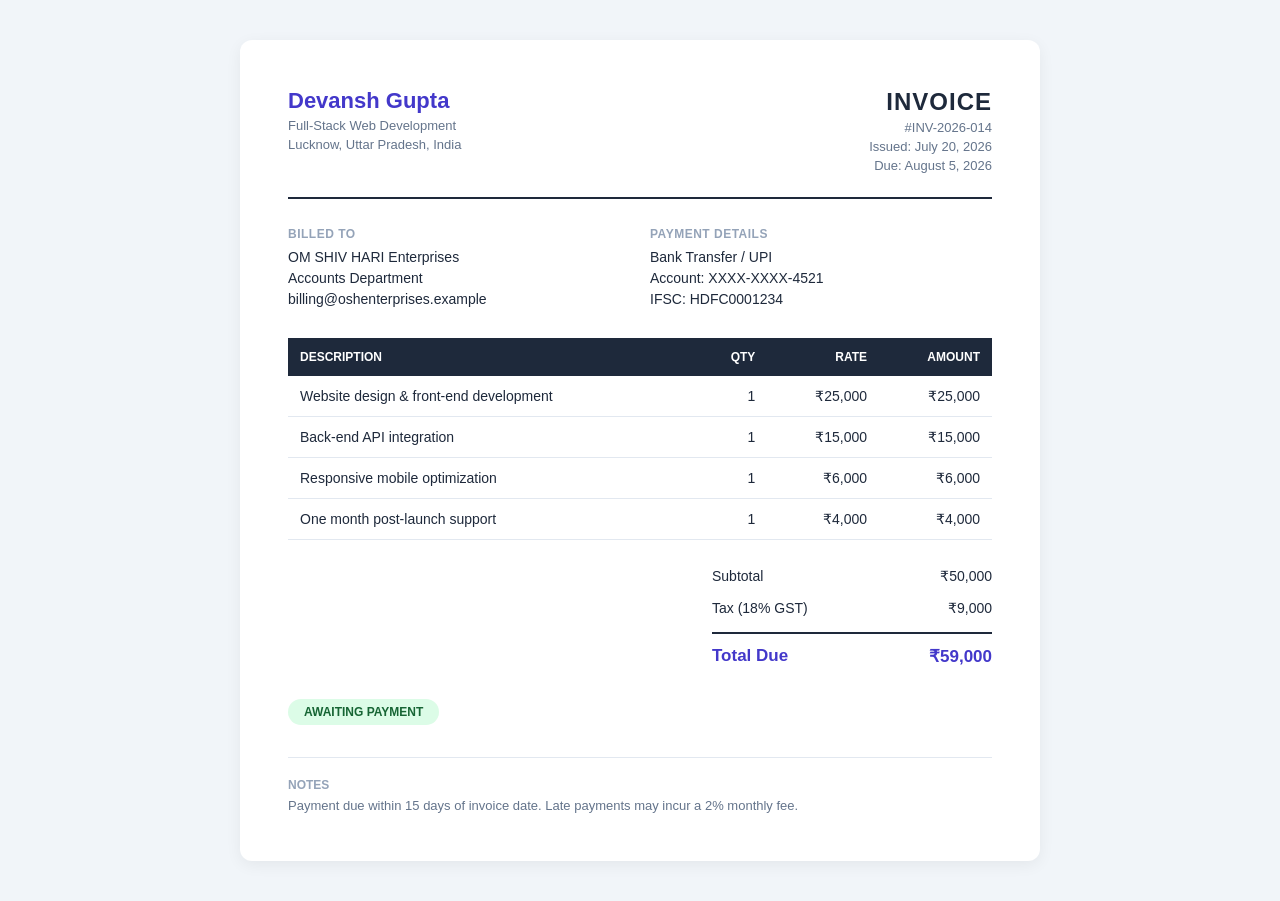
<file: z/Invoice.html>
<!DOCTYPE html>
<html lang="en">

<head>
    <meta charset="UTF-8">
    <meta name="viewport" content="width=device-width, initial-scale=1.0">
    <title>Invoice #INV-2026-014</title>
    <style>
        * {
            margin: 0;
            padding: 0;
            box-sizing: border-box;
        }

        body {
            font-family: 'Segoe UI', Arial, sans-serif;
            background: #f1f5f9;
            color: #1e293b;
            padding: 40px 20px;
        }

        .invoice {
            max-width: 800px;
            margin: 0 auto;
            background: #fff;
            border-radius: 12px;
            box-shadow: 0 4px 16px rgba(0, 0, 0, 0.06);
            padding: 48px;
        }

        .top {
            display: flex;
            justify-content: space-between;
            align-items: flex-start;
            padding-bottom: 24px;
            border-bottom: 2px solid #1e293b;
        }

        .top h1 {
            font-size: 22px;
            color: #4338ca;
        }

        .top p {
            font-size: 13px;
            color: #64748b;
            margin-top: 4px;
        }

        .invoice-meta {
            text-align: right;
            font-size: 13px;
        }

        .invoice-meta h2 {
            font-size: 24px;
            letter-spacing: 1px;
            color: #1e293b;
        }

        .invoice-meta p {
            color: #64748b;
            margin-top: 4px;
        }

        .parties {
            display: grid;
            grid-template-columns: 1fr 1fr;
            gap: 20px;
            margin: 28px 0;
        }

        .parties div h3 {
            font-size: 12px;
            text-transform: uppercase;
            color: #94a3b8;
            letter-spacing: 0.5px;
            margin-bottom: 6px;
        }

        .parties div p {
            font-size: 14px;
            line-height: 1.5;
        }

        table {
            width: 100%;
            border-collapse: collapse;
            margin-top: 20px;
            font-size: 14px;
        }

        thead th {
            background: #1e293b;
            color: #fff;
            text-align: left;
            padding: 12px;
            font-size: 12px;
            text-transform: uppercase;
        }

        thead th.num {
            text-align: right;
        }

        tbody td {
            padding: 12px;
            border-bottom: 1px solid #e2e8f0;
        }

        tbody td.num {
            text-align: right;
        }

        .totals {
            margin-left: auto;
            margin-top: 20px;
            width: 280px;
        }

        .totals div {
            display: flex;
            justify-content: space-between;
            padding: 8px 0;
            font-size: 14px;
        }

        .totals div.grand {
            border-top: 2px solid #1e293b;
            margin-top: 8px;
            padding-top: 12px;
            font-weight: 700;
            font-size: 17px;
            color: #4338ca;
        }

        .status {
            display: inline-block;
            margin-top: 24px;
            background: #dcfce7;
            color: #166534;
            padding: 6px 16px;
            border-radius: 999px;
            font-size: 12px;
            font-weight: 700;
            text-transform: uppercase;
        }

        .notes {
            margin-top: 32px;
            font-size: 13px;
            color: #64748b;
            border-top: 1px solid #e2e8f0;
            padding-top: 20px;
        }

        .notes h3 {
            font-size: 12px;
            text-transform: uppercase;
            color: #94a3b8;
            margin-bottom: 6px;
        }
    </style>
</head>

<body>

    <div class="invoice">

        <div class="top">
            <div>
                <h1>Devansh Gupta</h1>
                <p>Full-Stack Web Development</p>
                <p>Lucknow, Uttar Pradesh, India</p>
            </div>
            <div class="invoice-meta">
                <h2>INVOICE</h2>
                <p>#INV-2026-014</p>
                <p>Issued: July 20, 2026</p>
                <p>Due: August 5, 2026</p>
            </div>
        </div>

        <div class="parties">
            <div>
                <h3>Billed To</h3>
                <p>OM SHIV HARI Enterprises</p>
                <p>Accounts Department</p>
                <p>billing@oshenterprises.example</p>
            </div>
            <div>
                <h3>Payment Details</h3>
                <p>Bank Transfer / UPI</p>
                <p>Account: XXXX-XXXX-4521</p>
                <p>IFSC: HDFC0001234</p>
            </div>
        </div>

        <table>
            <thead>
                <tr>
                    <th>Description</th>
                    <th class="num">Qty</th>
                    <th class="num">Rate</th>
                    <th class="num">Amount</th>
                </tr>
            </thead>
            <tbody>
                <tr>
                    <td>Website design &amp; front-end development</td>
                    <td class="num">1</td>
                    <td class="num">&#8377;25,000</td>
                    <td class="num">&#8377;25,000</td>
                </tr>
                <tr>
                    <td>Back-end API integration</td>
                    <td class="num">1</td>
                    <td class="num">&#8377;15,000</td>
                    <td class="num">&#8377;15,000</td>
                </tr>
                <tr>
                    <td>Responsive mobile optimization</td>
                    <td class="num">1</td>
                    <td class="num">&#8377;6,000</td>
                    <td class="num">&#8377;6,000</td>
                </tr>
                <tr>
                    <td>One month post-launch support</td>
                    <td class="num">1</td>
                    <td class="num">&#8377;4,000</td>
                    <td class="num">&#8377;4,000</td>
                </tr>
            </tbody>
        </table>

        <div class="totals">
            <div><span>Subtotal</span><span>&#8377;50,000</span></div>
            <div><span>Tax (18% GST)</span><span>&#8377;9,000</span></div>
            <div class="grand"><span>Total Due</span><span>&#8377;59,000</span></div>
        </div>

        <span class="status">Awaiting Payment</span>

        <div class="notes">
            <h3>Notes</h3>
            <p>Payment due within 15 days of invoice date. Late payments may incur a 2% monthly fee.</p>
        </div>

    </div>

</body>

</html>
</file>
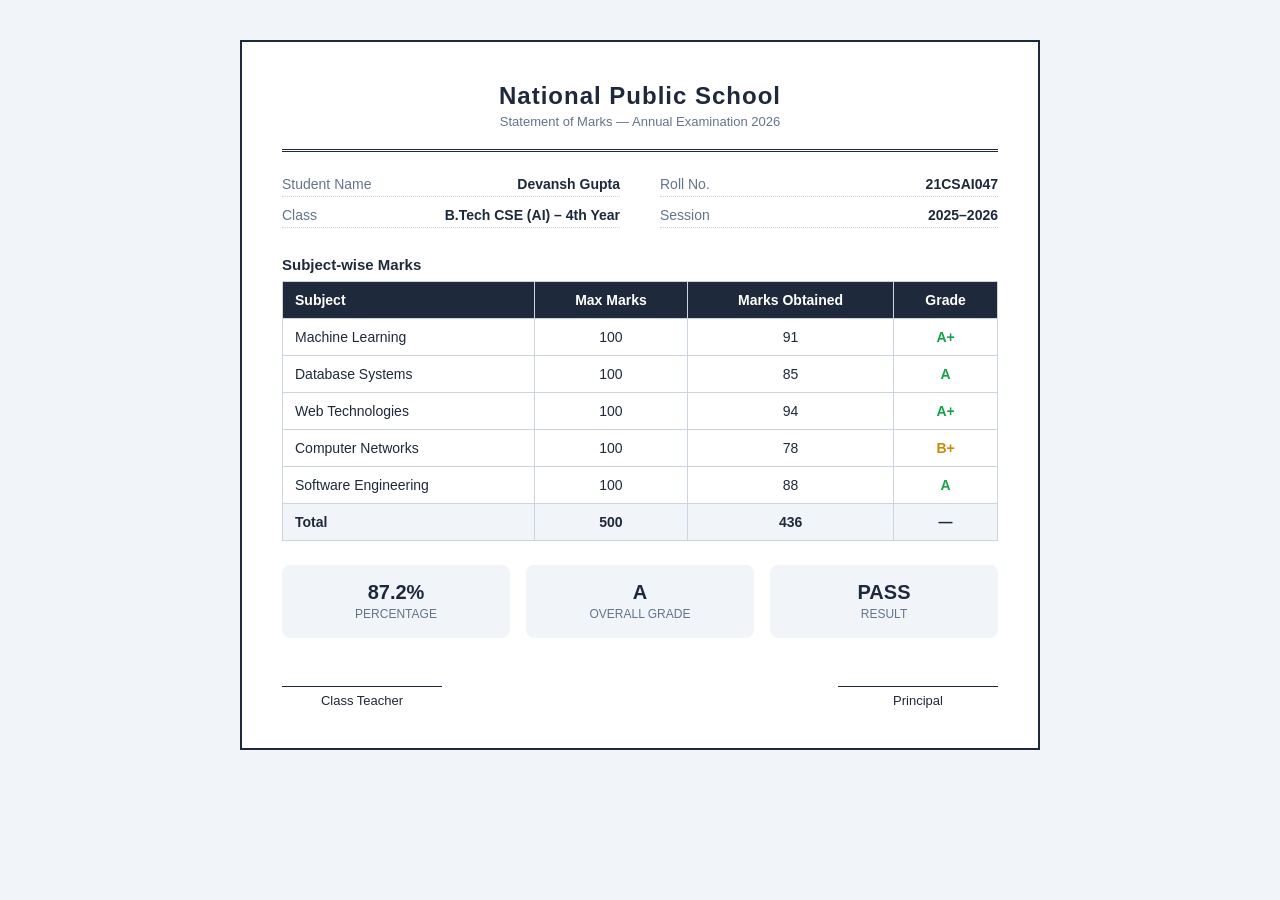
<file: z/marksheet.html>
<!DOCTYPE html>
<html lang="en">

<head>
    <meta charset="UTF-8">
    <meta name="viewport" content="width=device-width, initial-scale=1.0">
    <title>Marksheet</title>
    <style>
        * {
            margin: 0;
            padding: 0;
            box-sizing: border-box;
        }

        body {
            font-family: 'Segoe UI', Arial, sans-serif;
            background: #f1f5f9;
            color: #1e293b;
            padding: 40px 20px;
        }

        .sheet {
            max-width: 800px;
            margin: 0 auto;
            background: #ffffff;
            border: 2px solid #1e293b;
            padding: 40px;
        }

        .sheet-header {
            text-align: center;
            border-bottom: 3px double #1e293b;
            padding-bottom: 20px;
            margin-bottom: 24px;
        }

        .sheet-header h1 {
            font-size: 24px;
            letter-spacing: 1px;
        }

        .sheet-header p {
            font-size: 13px;
            color: #64748b;
            margin-top: 4px;
        }

        .student-info {
            display: grid;
            grid-template-columns: 1fr 1fr;
            gap: 10px 40px;
            font-size: 14px;
            margin-bottom: 28px;
        }

        .student-info div {
            display: flex;
            justify-content: space-between;
            border-bottom: 1px dotted #cbd5e1;
            padding-bottom: 4px;
        }

        .student-info span.label {
            color: #64748b;
        }

        .student-info span.value {
            font-weight: 600;
        }

        table {
            width: 100%;
            border-collapse: collapse;
            font-size: 14px;
            margin-bottom: 24px;
        }

        caption {
            text-align: left;
            font-weight: 700;
            margin-bottom: 8px;
            font-size: 15px;
        }

        th,
        td {
            border: 1px solid #cbd5e1;
            padding: 10px 12px;
            text-align: center;
        }

        th {
            background: #1e293b;
            color: #fff;
        }

        td:first-child,
        th:first-child {
            text-align: left;
        }

        tfoot td {
            font-weight: 700;
            background: #f1f5f9;
        }

        .grade-pass {
            color: #16a34a;
            font-weight: 700;
        }

        .grade-avg {
            color: #ca8a04;
            font-weight: 700;
        }

        .summary {
            display: grid;
            grid-template-columns: repeat(3, 1fr);
            gap: 16px;
            margin-bottom: 28px;
        }

        .summary div {
            text-align: center;
            background: #f1f5f9;
            border-radius: 8px;
            padding: 16px;
        }

        .summary div strong {
            display: block;
            font-size: 20px;
            color: #1e293b;
        }

        .summary div span {
            font-size: 12px;
            color: #64748b;
            text-transform: uppercase;
        }

        .signatures {
            display: flex;
            justify-content: space-between;
            margin-top: 48px;
            font-size: 13px;
        }

        .signatures div {
            text-align: center;
            width: 160px;
        }

        .signatures div p:first-child {
            border-top: 1px solid #1e293b;
            padding-top: 6px;
        }
    </style>
</head>

<body>

    <div class="sheet">

        <div class="sheet-header">
            <h1>National Public School</h1>
            <p>Statement of Marks &mdash; Annual Examination 2026</p>
        </div>

        <div class="student-info">
            <div><span class="label">Student Name</span><span class="value">Devansh Gupta</span></div>
            <div><span class="label">Roll No.</span><span class="value">21CSAI047</span></div>
            <div><span class="label">Class</span><span class="value">B.Tech CSE (AI) &ndash; 4th Year</span></div>
            <div><span class="label">Session</span><span class="value">2025&ndash;2026</span></div>
        </div>

        <table>
            <caption>Subject-wise Marks</caption>
            <thead>
                <tr>
                    <th>Subject</th>
                    <th>Max Marks</th>
                    <th>Marks Obtained</th>
                    <th>Grade</th>
                </tr>
            </thead>
            <tbody>
                <tr>
                    <td>Machine Learning</td>
                    <td>100</td>
                    <td>91</td>
                    <td class="grade-pass">A+</td>
                </tr>
                <tr>
                    <td>Database Systems</td>
                    <td>100</td>
                    <td>85</td>
                    <td class="grade-pass">A</td>
                </tr>
                <tr>
                    <td>Web Technologies</td>
                    <td>100</td>
                    <td>94</td>
                    <td class="grade-pass">A+</td>
                </tr>
                <tr>
                    <td>Computer Networks</td>
                    <td>100</td>
                    <td>78</td>
                    <td class="grade-avg">B+</td>
                </tr>
                <tr>
                    <td>Software Engineering</td>
                    <td>100</td>
                    <td>88</td>
                    <td class="grade-pass">A</td>
                </tr>
            </tbody>
            <tfoot>
                <tr>
                    <td>Total</td>
                    <td>500</td>
                    <td>436</td>
                    <td>&mdash;</td>
                </tr>
            </tfoot>
        </table>

        <div class="summary">
            <div>
                <strong>87.2%</strong>
                <span>Percentage</span>
            </div>
            <div>
                <strong>A</strong>
                <span>Overall Grade</span>
            </div>
            <div>
                <strong>PASS</strong>
                <span>Result</span>
            </div>
        </div>

        <div class="signatures">
            <div>
                <p>Class Teacher</p>
            </div>
            <div>
                <p>Principal</p>
            </div>
        </div>

    </div>

</body>

</html>
</file>
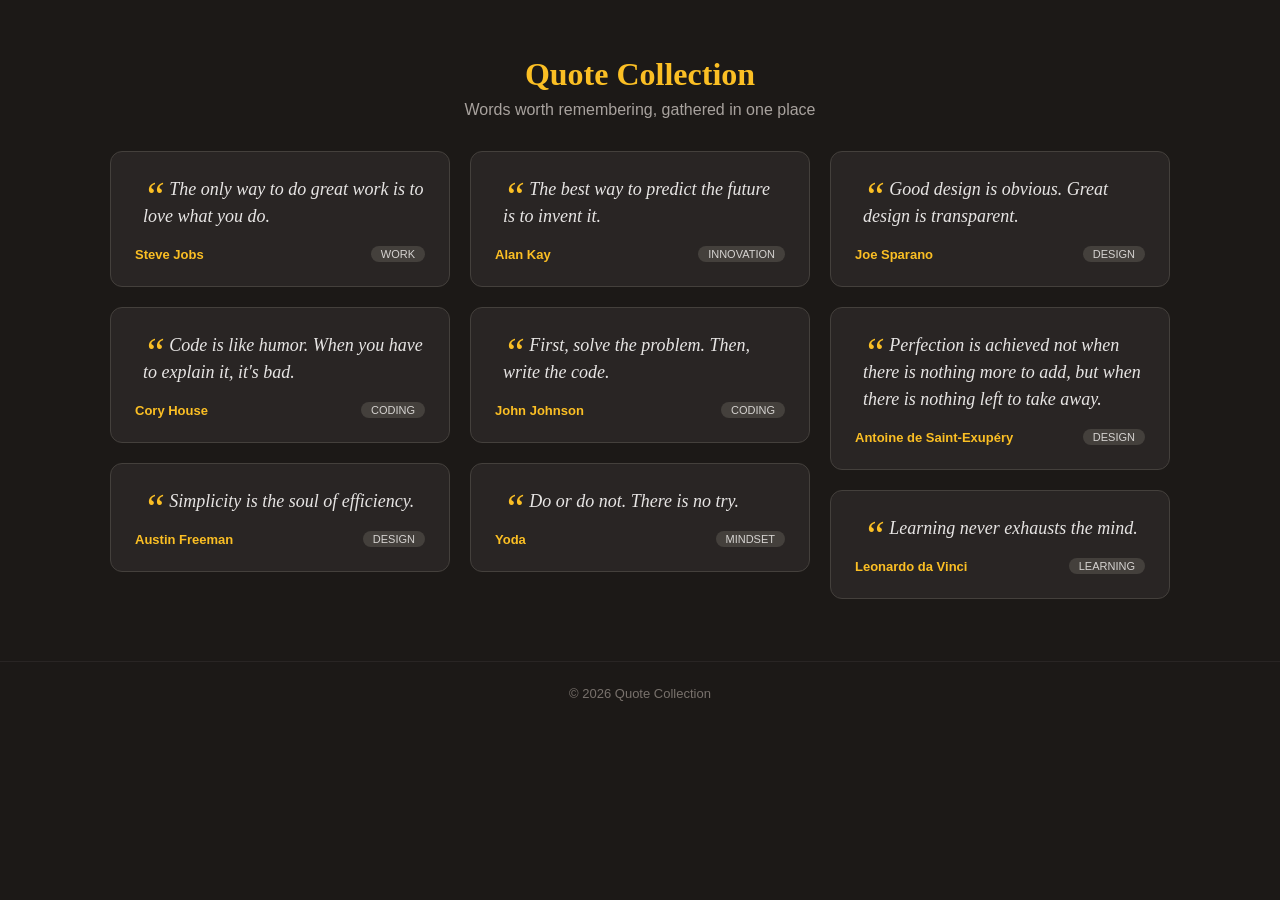
<file: z/Quote_colection.html>
<!DOCTYPE html>
<html lang="en">

<head>
    <meta charset="UTF-8">
    <meta name="viewport" content="width=device-width, initial-scale=1.0">
    <title>Quote Collection</title>
    <style>
        * {
            margin: 0;
            padding: 0;
            box-sizing: border-box;
        }

        body {
            font-family: 'Segoe UI', Arial, sans-serif;
            background: #1c1917;
            color: #e7e5e4;
        }

        header {
            text-align: center;
            padding: 56px 20px 32px;
        }

        header h1 {
            font-size: 32px;
            font-family: Georgia, serif;
            color: #fbbf24;
        }

        header p {
            color: #a8a29e;
            margin-top: 8px;
        }

        .grid {
            columns: 3 260px;
            column-gap: 20px;
            max-width: 1100px;
            margin: 0 auto;
            padding: 0 20px 60px;
        }

        figure.quote-card {
            break-inside: avoid;
            background: #292524;
            border: 1px solid #44403c;
            border-radius: 12px;
            padding: 24px;
            margin-bottom: 20px;
        }

        figure.quote-card blockquote {
            font-family: Georgia, serif;
            font-size: 18px;
            font-style: italic;
            line-height: 1.5;
            position: relative;
            padding-left: 8px;
        }

        figure.quote-card blockquote::before {
            content: "\201C";
            font-size: 40px;
            color: #fbbf24;
            line-height: 0;
            position: relative;
            top: 14px;
            margin-right: 4px;
        }

        figure.quote-card figcaption {
            margin-top: 16px;
            display: flex;
            justify-content: space-between;
            align-items: center;
            font-size: 13px;
            color: #a8a29e;
        }

        figure.quote-card figcaption cite {
            font-style: normal;
            font-weight: 700;
            color: #fbbf24;
        }

        .tag {
            background: #44403c;
            color: #d6d3d1;
            padding: 2px 10px;
            border-radius: 999px;
            font-size: 11px;
            text-transform: uppercase;
        }

        footer {
            text-align: center;
            padding: 24px;
            color: #78716c;
            font-size: 13px;
            border-top: 1px solid #292524;
        }
    </style>
</head>

<body>

    <header>
        <h1>Quote Collection</h1>
        <p>Words worth remembering, gathered in one place</p>
    </header>

    <div class="grid">

        <figure class="quote-card">
            <blockquote>The only way to do great work is to love what you do.</blockquote>
            <figcaption>
                <cite>Steve Jobs</cite>
                <span class="tag">Work</span>
            </figcaption>
        </figure>

        <figure class="quote-card">
            <blockquote>Code is like humor. When you have to explain it, it's bad.</blockquote>
            <figcaption>
                <cite>Cory House</cite>
                <span class="tag">Coding</span>
            </figcaption>
        </figure>

        <figure class="quote-card">
            <blockquote>Simplicity is the soul of efficiency.</blockquote>
            <figcaption>
                <cite>Austin Freeman</cite>
                <span class="tag">Design</span>
            </figcaption>
        </figure>

        <figure class="quote-card">
            <blockquote>The best way to predict the future is to invent it.</blockquote>
            <figcaption>
                <cite>Alan Kay</cite>
                <span class="tag">Innovation</span>
            </figcaption>
        </figure>

        <figure class="quote-card">
            <blockquote>First, solve the problem. Then, write the code.</blockquote>
            <figcaption>
                <cite>John Johnson</cite>
                <span class="tag">Coding</span>
            </figcaption>
        </figure>

        <figure class="quote-card">
            <blockquote>Do or do not. There is no try.</blockquote>
            <figcaption>
                <cite>Yoda</cite>
                <span class="tag">Mindset</span>
            </figcaption>
        </figure>

        <figure class="quote-card">
            <blockquote>Good design is obvious. Great design is transparent.</blockquote>
            <figcaption>
                <cite>Joe Sparano</cite>
                <span class="tag">Design</span>
            </figcaption>
        </figure>

        <figure class="quote-card">
            <blockquote>Perfection is achieved not when there is nothing more to add, but when there is nothing left to
                take away.</blockquote>
            <figcaption>
                <cite>Antoine de Saint-Exup&eacute;ry</cite>
                <span class="tag">Design</span>
            </figcaption>
        </figure>

        <figure class="quote-card">
            <blockquote>Learning never exhausts the mind.</blockquote>
            <figcaption>
                <cite>Leonardo da Vinci</cite>
                <span class="tag">Learning</span>
            </figcaption>
        </figure>

    </div>

    <footer>
        &copy; 2026 Quote Collection
    </footer>

</body>

</html>
</file>
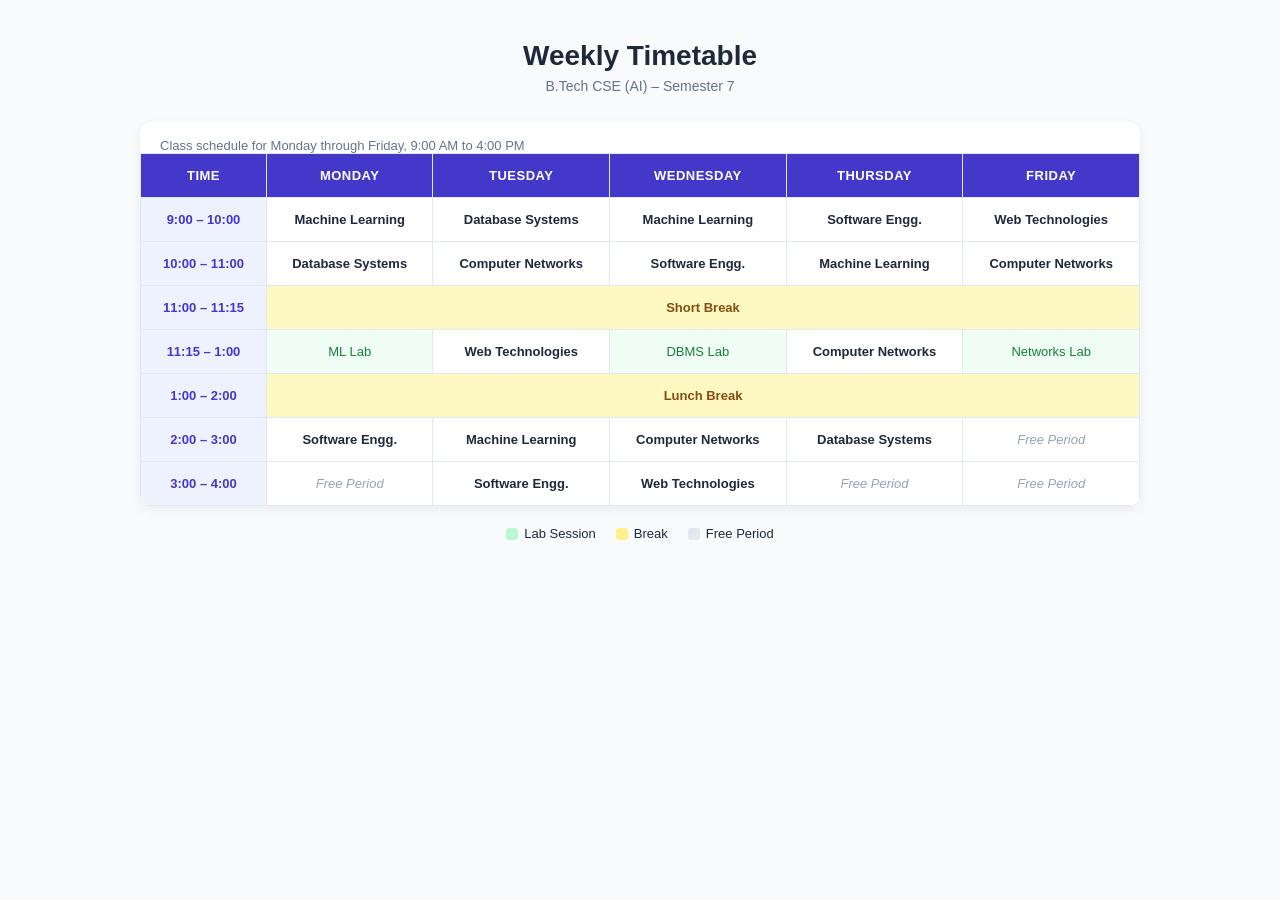
<file: z/Time-table.html>
<!DOCTYPE html>
<html lang="en">

<head>
    <meta charset="UTF-8">
    <meta name="viewport" content="width=device-width, initial-scale=1.0">
    <title>Weekly Timetable</title>
    <style>
        * {
            margin: 0;
            padding: 0;
            box-sizing: border-box;
        }

        body {
            font-family: 'Segoe UI', Arial, sans-serif;
            background: #f8fafc;
            color: #1e293b;
            padding: 40px 20px;
        }

        .wrapper {
            max-width: 1000px;
            margin: 0 auto;
        }

        header {
            text-align: center;
            margin-bottom: 28px;
        }

        header h1 {
            font-size: 28px;
        }

        header p {
            color: #64748b;
            margin-top: 6px;
            font-size: 14px;
        }

        .table-scroll {
            overflow-x: auto;
            background: #fff;
            border-radius: 12px;
            box-shadow: 0 4px 14px rgba(0, 0, 0, 0.06);
        }

        table {
            width: 100%;
            border-collapse: collapse;
            min-width: 780px;
        }

        caption {
            caption-side: top;
            text-align: left;
            padding: 16px 20px 0;
            font-size: 13px;
            color: #64748b;
        }

        th,
        td {
            padding: 14px 12px;
            text-align: center;
            border: 1px solid #e2e8f0;
            font-size: 13px;
        }

        thead th {
            background: #4338ca;
            color: #fff;
            font-size: 13px;
            text-transform: uppercase;
            letter-spacing: 0.5px;
        }

        tbody th {
            background: #eef2ff;
            color: #4338ca;
            font-weight: 700;
            white-space: nowrap;
        }

        td.subject {
            font-weight: 600;
        }

        td.lab {
            background: #f0fdf4;
            color: #15803d;
        }

        td.break-slot {
            background: #fef9c3;
            color: #854d0e;
            font-weight: 600;
        }

        td.free {
            color: #94a3b8;
            font-style: italic;
        }

        .legend {
            display: flex;
            justify-content: center;
            gap: 20px;
            margin-top: 20px;
            font-size: 13px;
            flex-wrap: wrap;
        }

        .legend span {
            display: flex;
            align-items: center;
            gap: 6px;
        }

        .legend i {
            width: 12px;
            height: 12px;
            border-radius: 3px;
            display: inline-block;
        }

        .swatch-lab {
            background: #bbf7d0;
        }

        .swatch-break {
            background: #fef08a;
        }

        .swatch-free {
            background: #e2e8f0;
        }
    </style>
</head>

<body>

    <div class="wrapper">
        <header>
            <h1>Weekly Timetable</h1>
            <p>B.Tech CSE (AI) &ndash; Semester 7</p>
        </header>

        <div class="table-scroll">
            <table>
                <caption>Class schedule for Monday through Friday, 9:00 AM to 4:00 PM</caption>
                <thead>
                    <tr>
                        <th scope="col">Time</th>
                        <th scope="col">Monday</th>
                        <th scope="col">Tuesday</th>
                        <th scope="col">Wednesday</th>
                        <th scope="col">Thursday</th>
                        <th scope="col">Friday</th>
                    </tr>
                </thead>
                <tbody>
                    <tr>
                        <th scope="row">9:00 &ndash; 10:00</th>
                        <td class="subject">Machine Learning</td>
                        <td class="subject">Database Systems</td>
                        <td class="subject">Machine Learning</td>
                        <td class="subject">Software Engg.</td>
                        <td class="subject">Web Technologies</td>
                    </tr>
                    <tr>
                        <th scope="row">10:00 &ndash; 11:00</th>
                        <td class="subject">Database Systems</td>
                        <td class="subject">Computer Networks</td>
                        <td class="subject">Software Engg.</td>
                        <td class="subject">Machine Learning</td>
                        <td class="subject">Computer Networks</td>
                    </tr>
                    <tr>
                        <th scope="row">11:00 &ndash; 11:15</th>
                        <td class="break-slot" colspan="5">Short Break</td>
                    </tr>
                    <tr>
                        <th scope="row">11:15 &ndash; 1:00</th>
                        <td class="lab">ML Lab</td>
                        <td class="subject">Web Technologies</td>
                        <td class="lab">DBMS Lab</td>
                        <td class="subject">Computer Networks</td>
                        <td class="lab">Networks Lab</td>
                    </tr>
                    <tr>
                        <th scope="row">1:00 &ndash; 2:00</th>
                        <td class="break-slot" colspan="5">Lunch Break</td>
                    </tr>
                    <tr>
                        <th scope="row">2:00 &ndash; 3:00</th>
                        <td class="subject">Software Engg.</td>
                        <td class="subject">Machine Learning</td>
                        <td class="subject">Computer Networks</td>
                        <td class="subject">Database Systems</td>
                        <td class="free">Free Period</td>
                    </tr>
                    <tr>
                        <th scope="row">3:00 &ndash; 4:00</th>
                        <td class="free">Free Period</td>
                        <td class="subject">Software Engg.</td>
                        <td class="subject">Web Technologies</td>
                        <td class="free">Free Period</td>
                        <td class="free">Free Period</td>
                    </tr>
                </tbody>
            </table>
        </div>

        <div class="legend">
            <span><i class="swatch-lab"></i> Lab Session</span>
            <span><i class="swatch-break"></i> Break</span>
            <span><i class="swatch-free"></i> Free Period</span>
        </div>
    </div>

</body>

</html>
</file>
